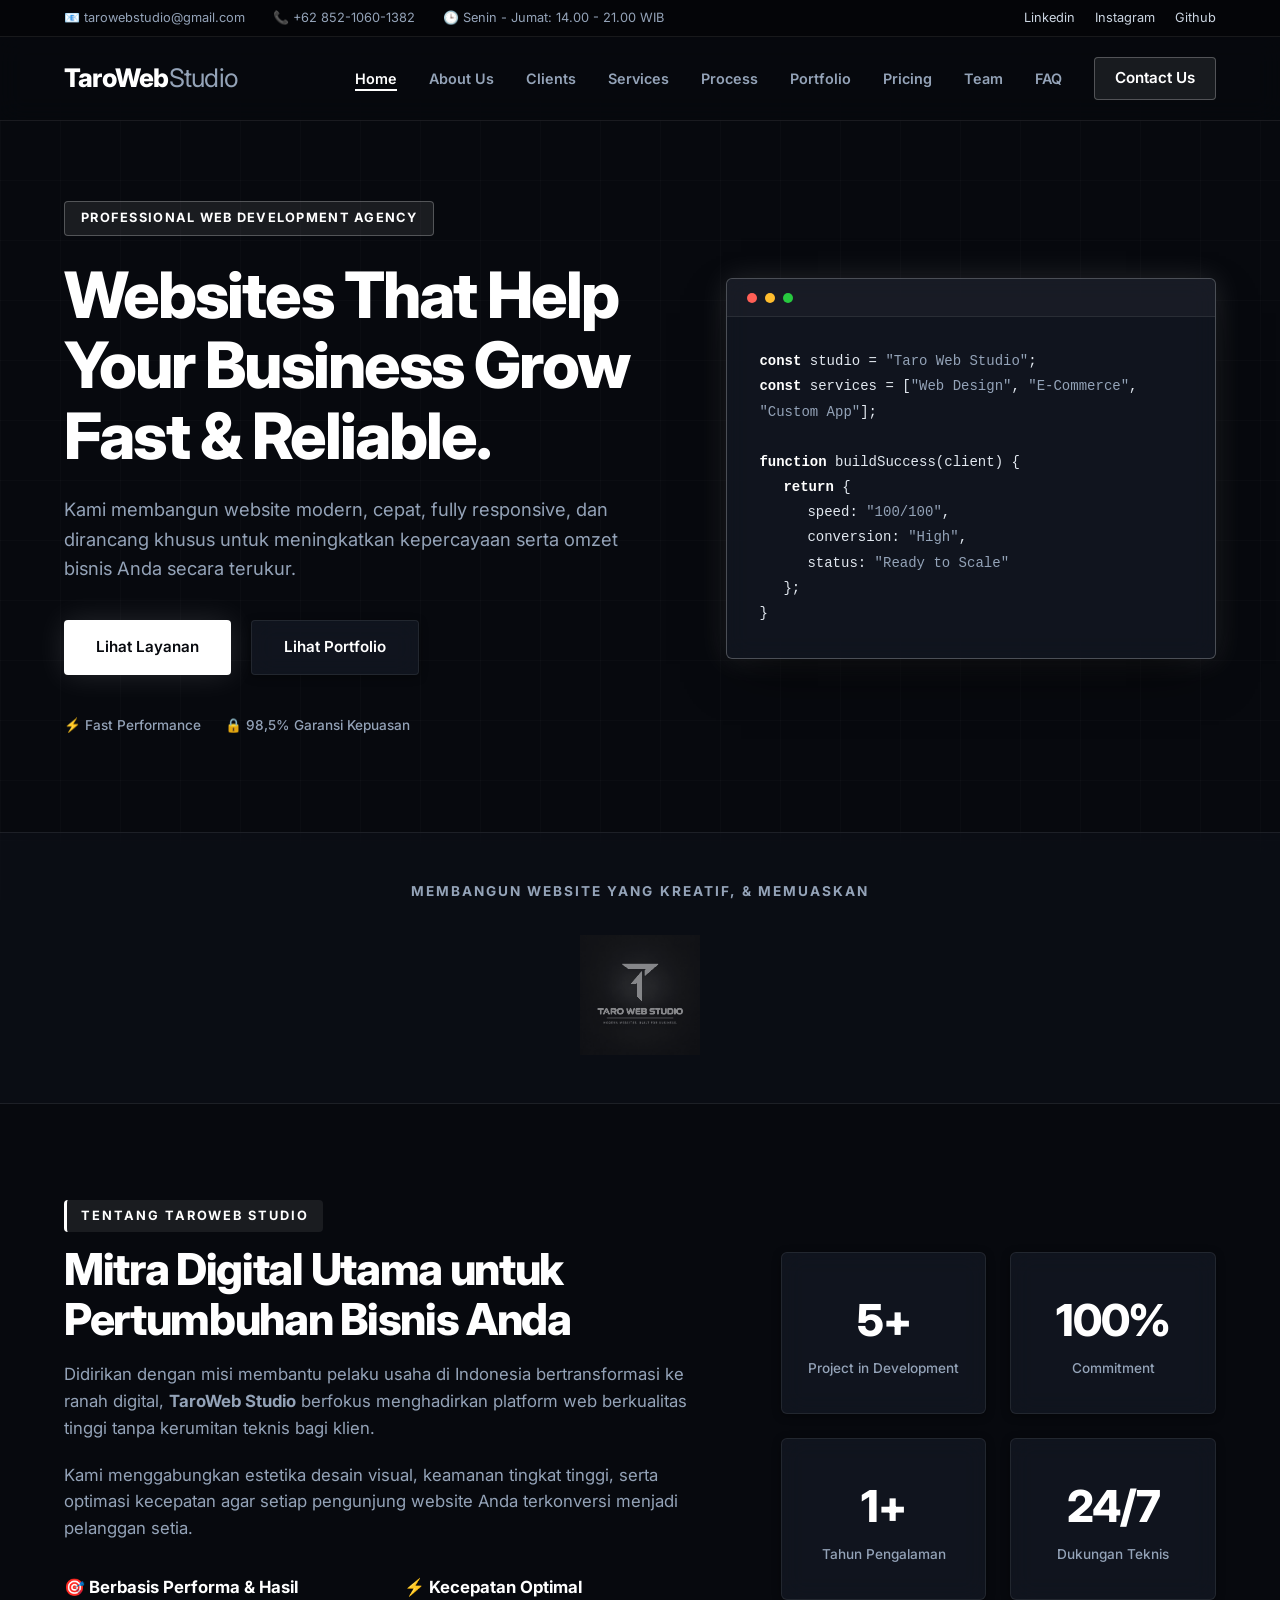
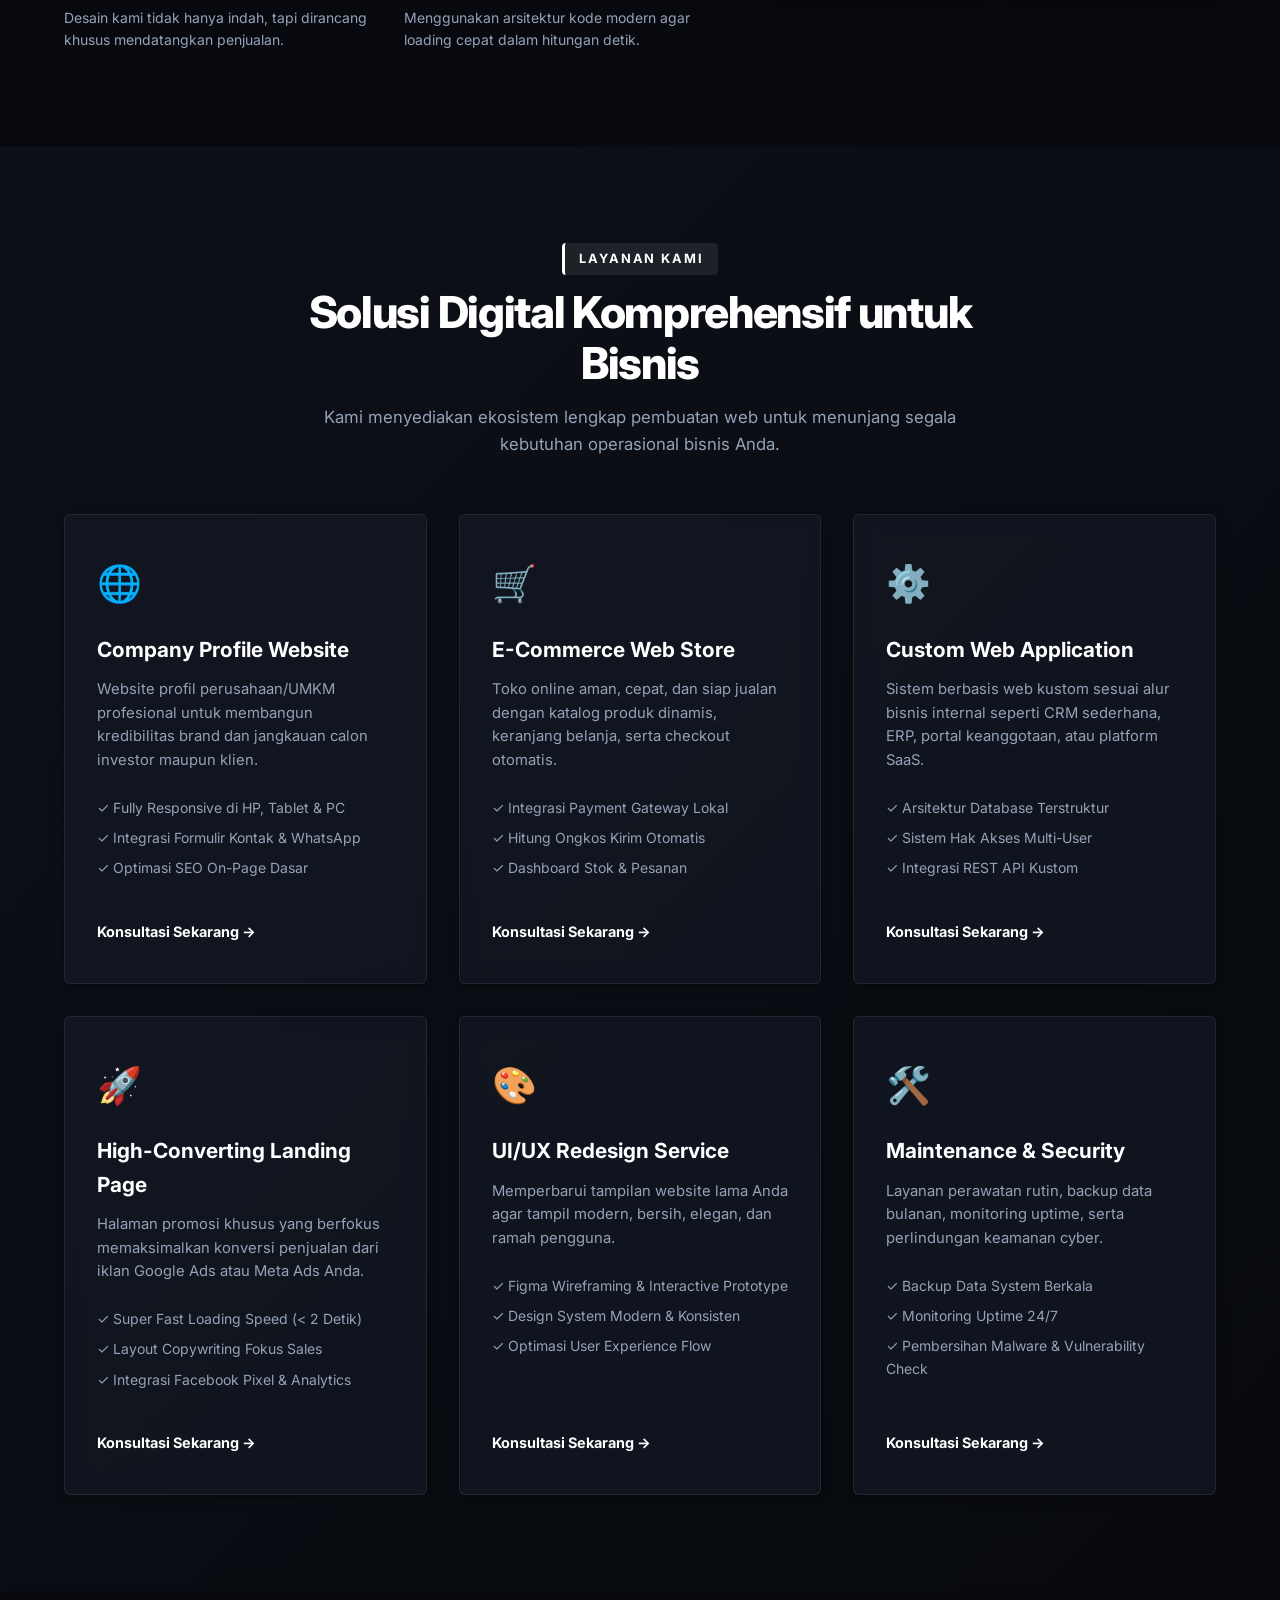
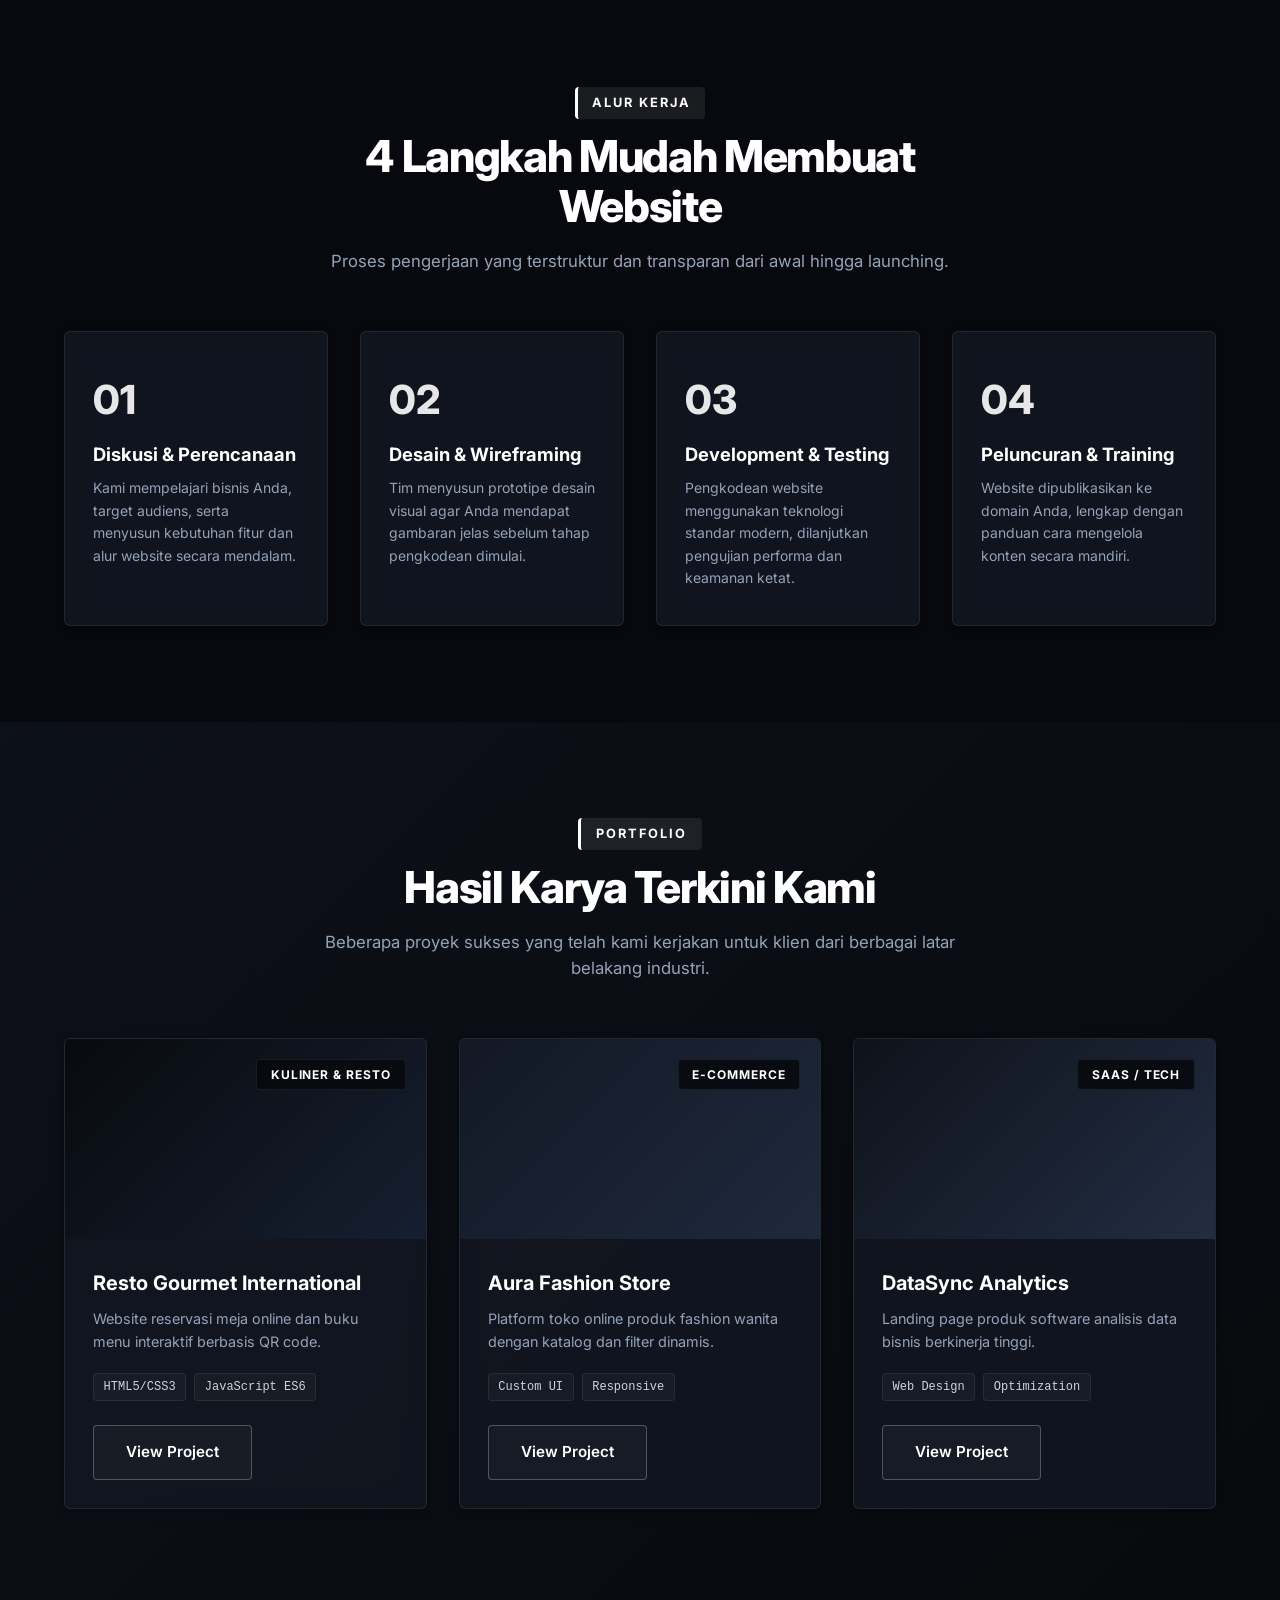
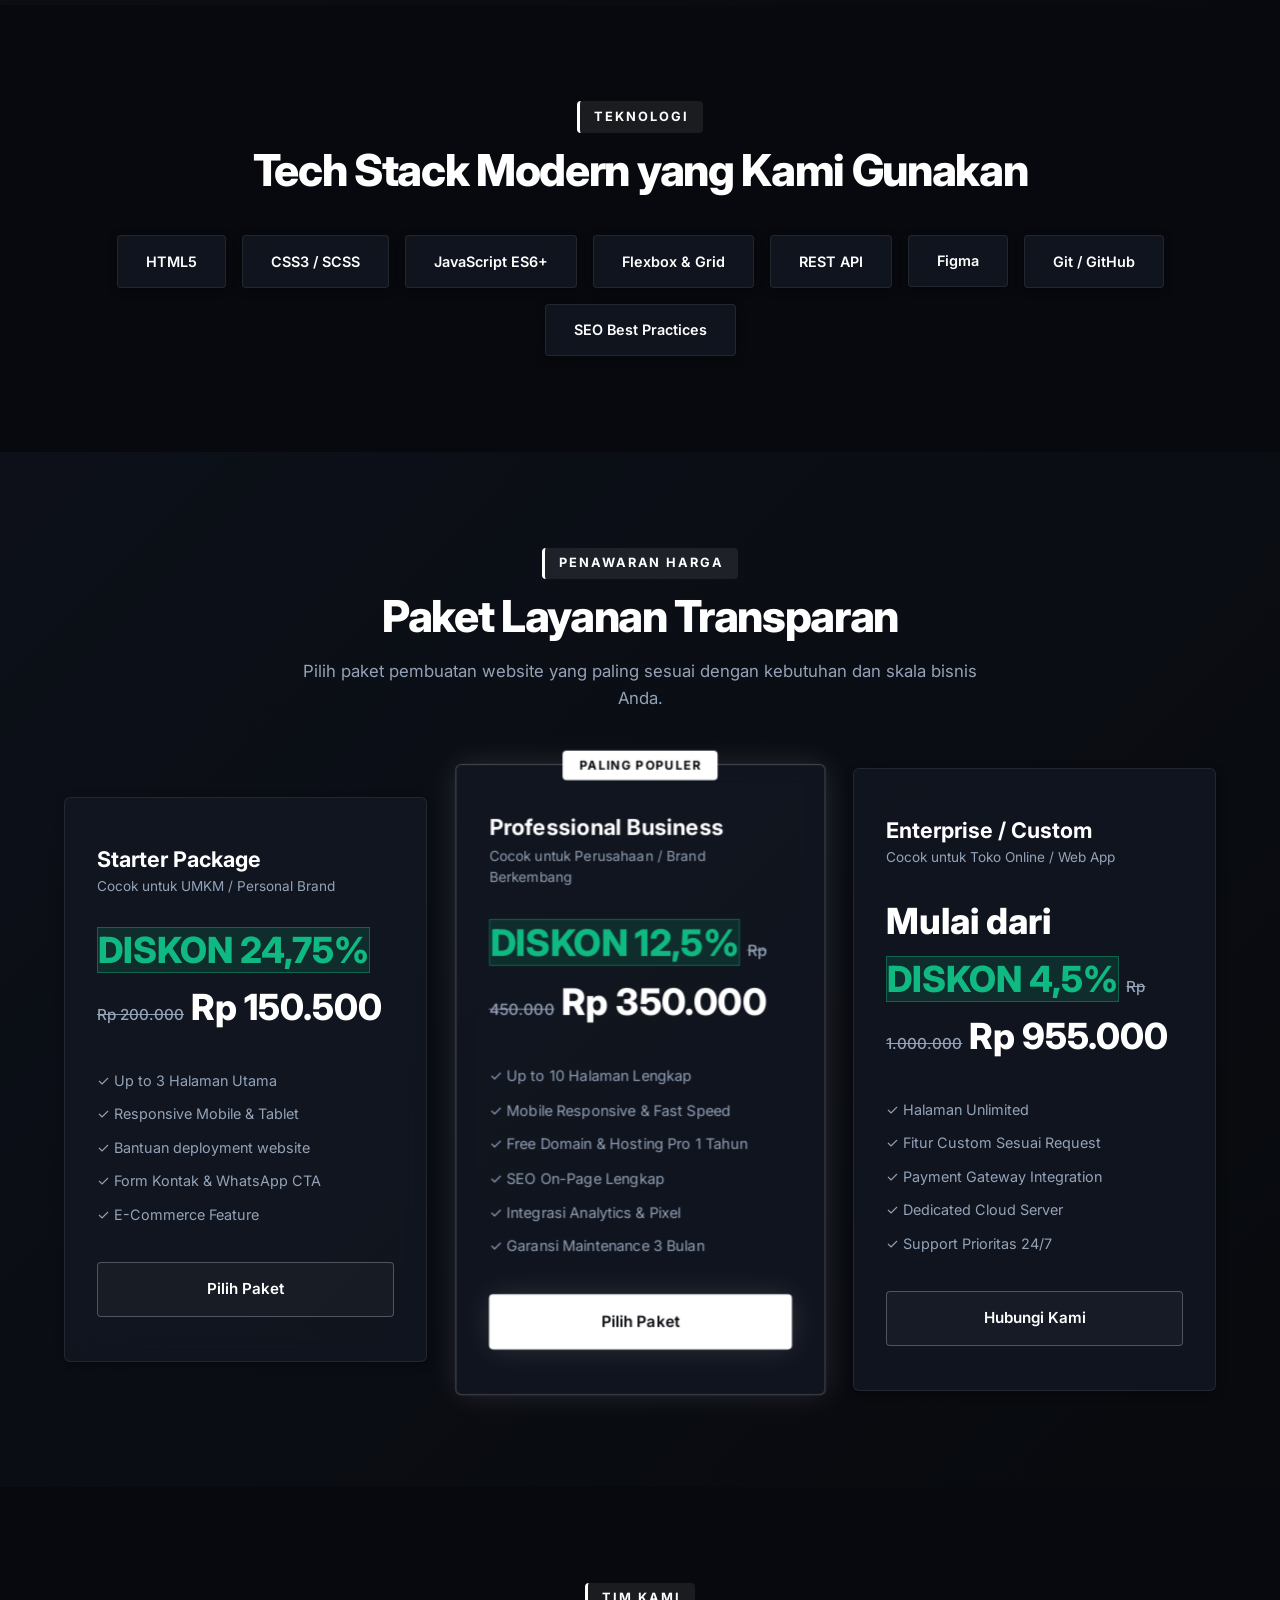
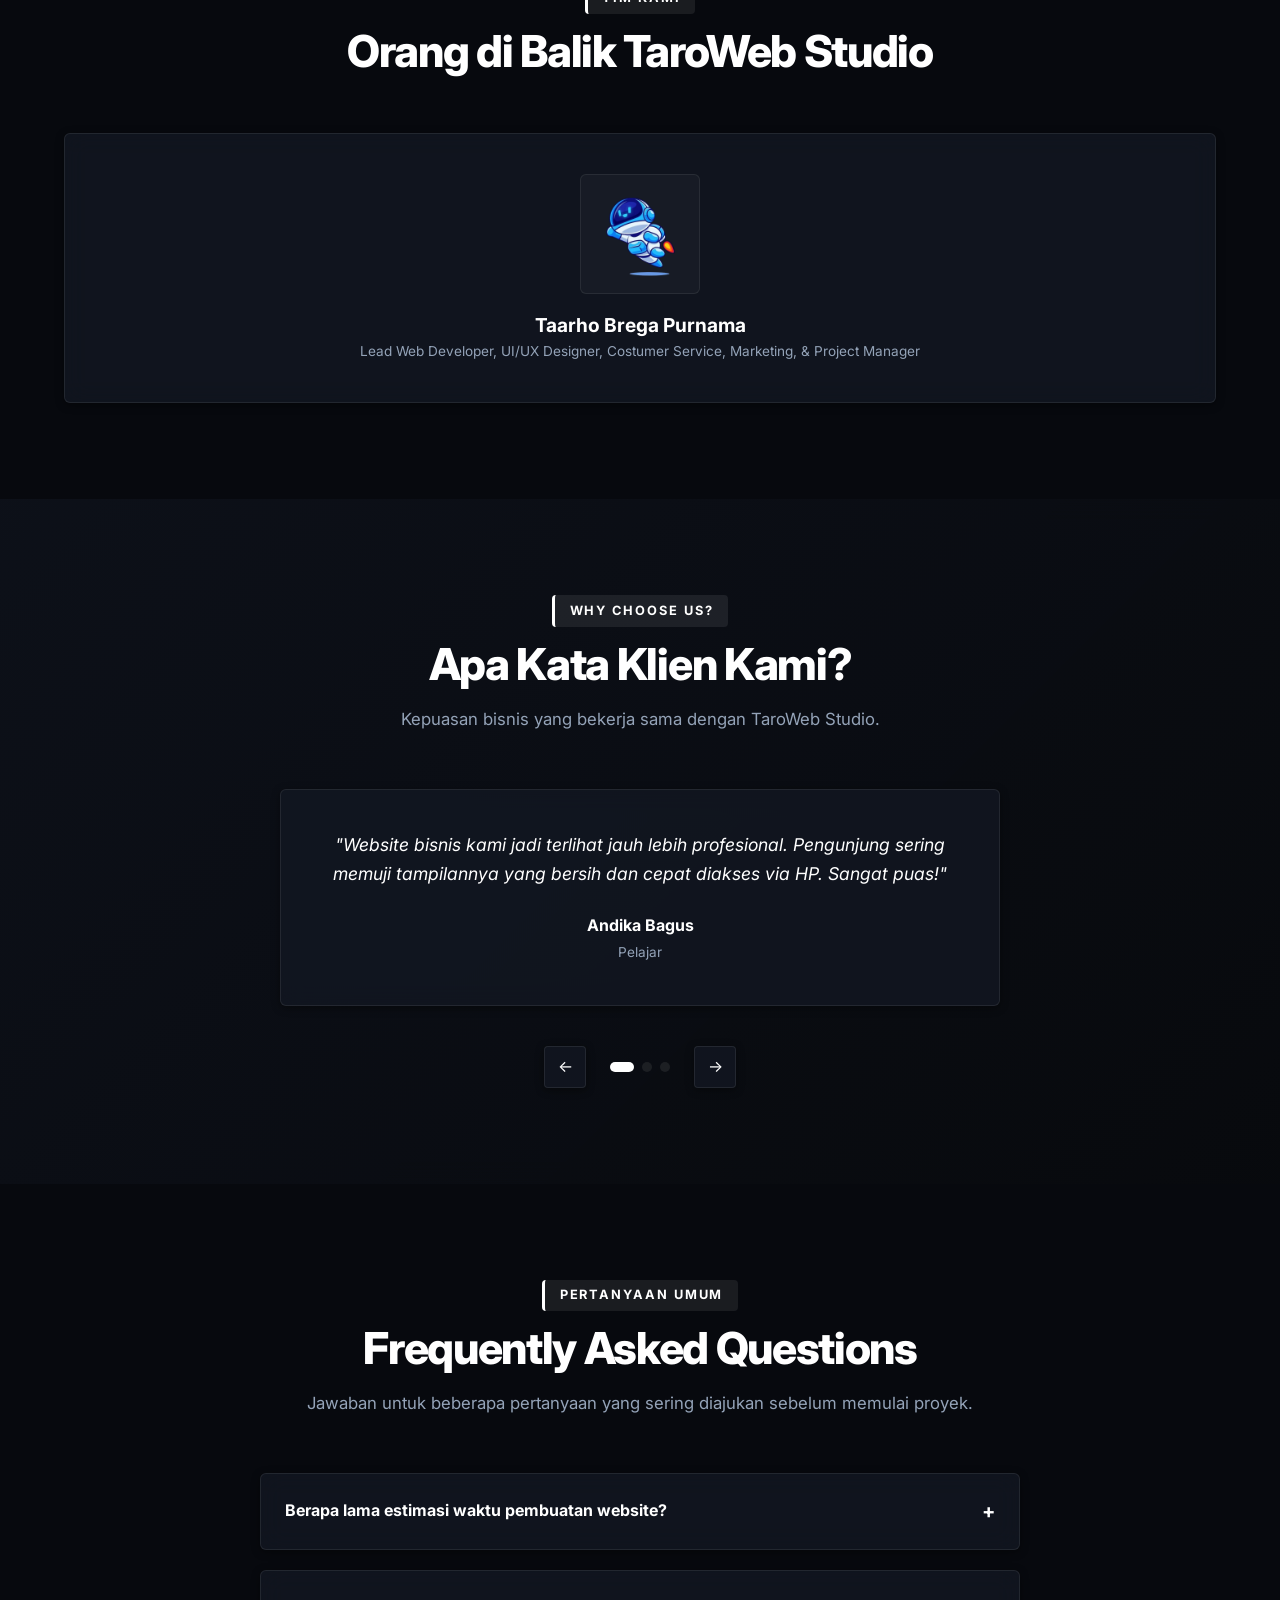
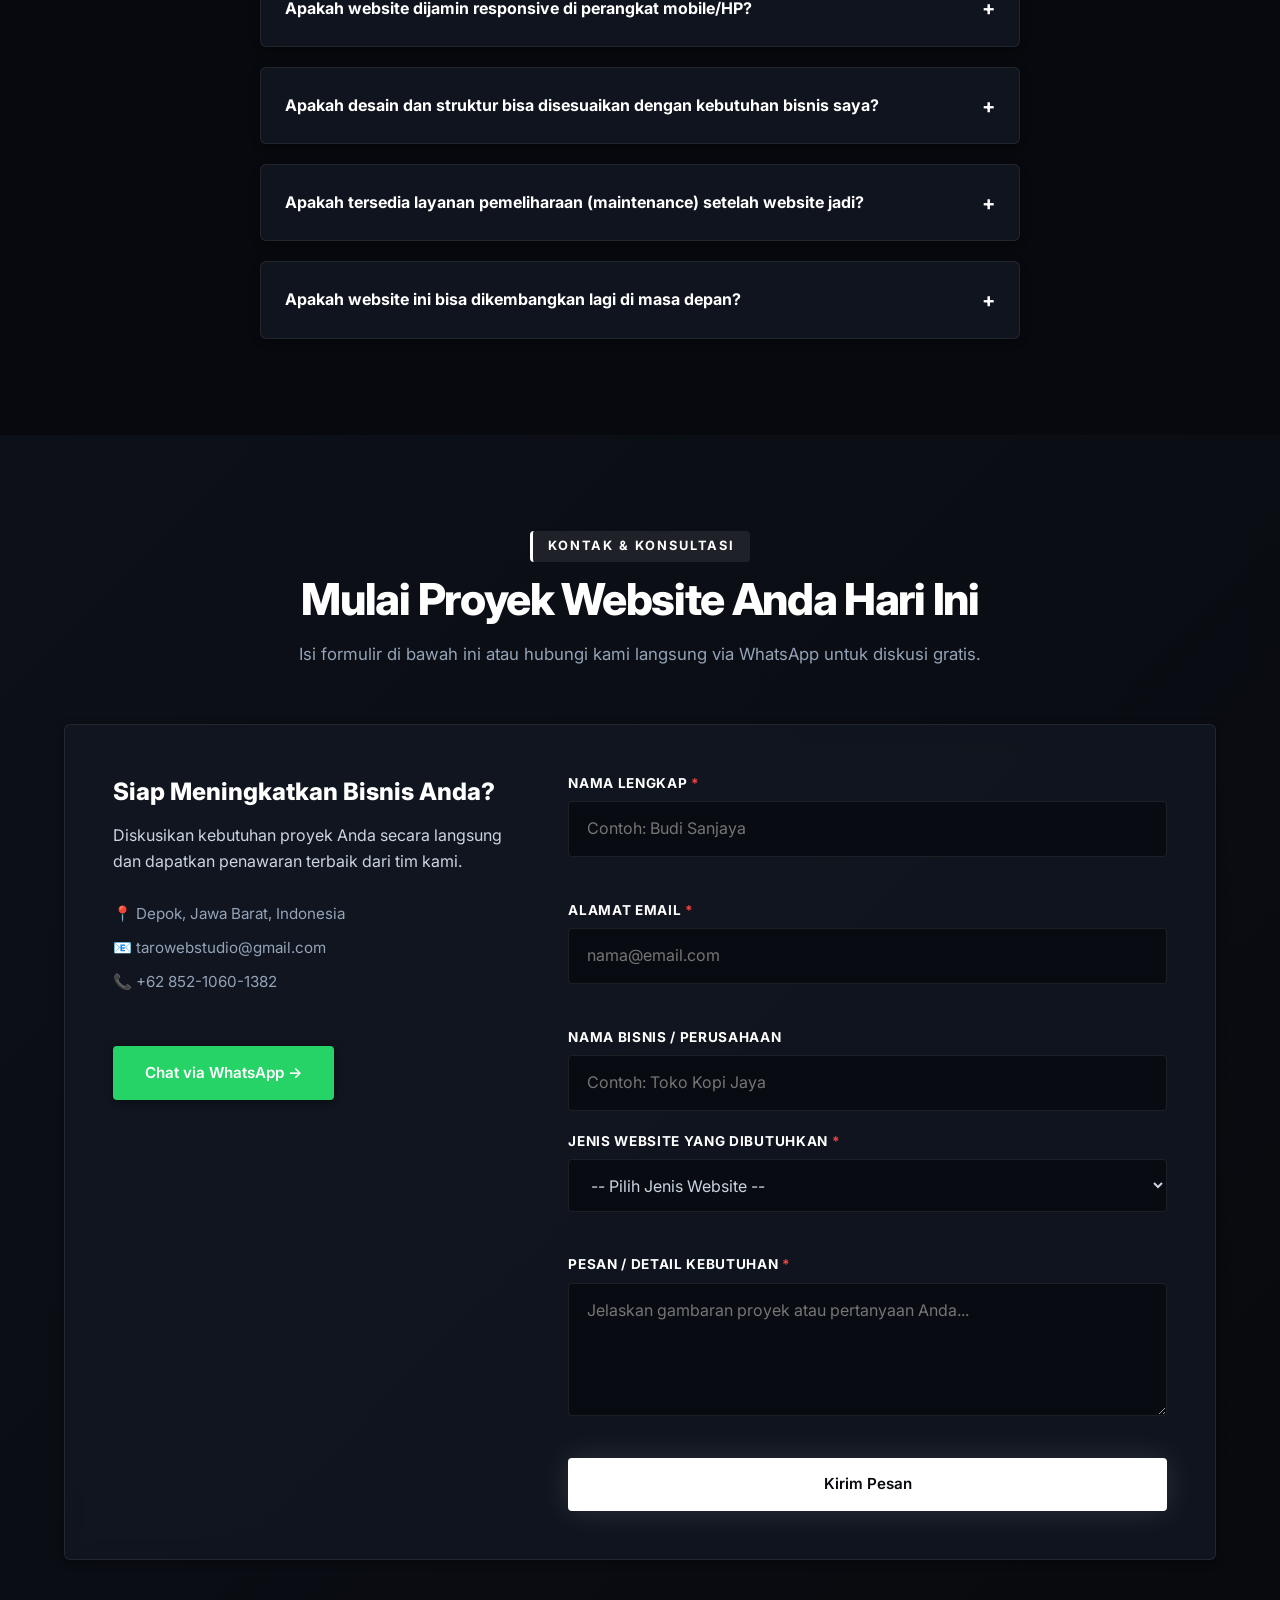
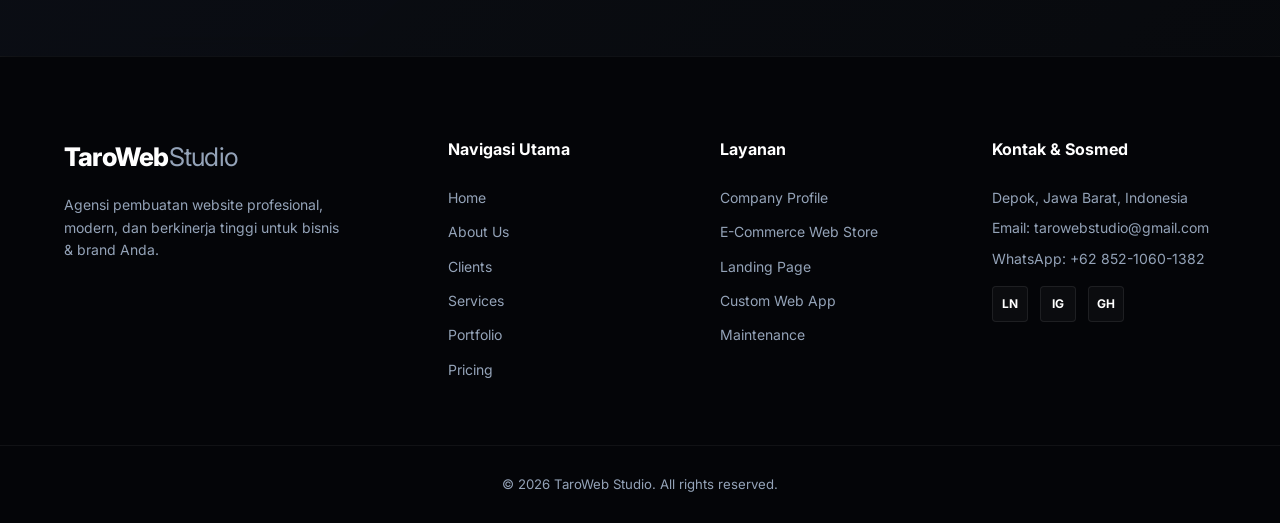
<file: index.html>
<!DOCTYPE html>
<html lang="id">
<head>
  <meta charset="UTF-8">
  <meta name="viewport" content="width=device-width, initial-scale=1.0">
  <meta name="description" content="TaroWeb Studio - Agency Pembuatan Website Profesional, Modern, dan Berkinerja Tinggi untuk Bisnis & Brand Anda.">
  <title>TaroWeb Studio | Professional Web Development Agency</title>

  <!-- Google Fonts: Inter & Manrope (Swiss Corporate Tech Typography) -->
  <link rel="preconnect" href="https://fonts.googleapis.com">
  <link rel="preconnect" href="https://fonts.gstatic.com" crossorigin>
  <link href="https://fonts.googleapis.com/css2?family=Inter:wght@400;500;600;700;800&family=Manrope:wght@600;700;800&display=swap" rel="stylesheet">

  <!-- CSS External -->
  <link rel="stylesheet" href="css/style.css">
</head>
<body>

  <!-- ==================== TOP BAR ==================== -->
  <div class="top-bar">
    <div class="container top-bar-container">
      <div class="top-bar-contact">
        <span>📧 tarowebstudio@gmail.com</span>
        <span>📞 +62 852-1060-1382</span>
        <span>🕒 Senin - Jumat: 14.00 - 21.00 WIB</span>
      </div>
      <div class="top-bar-socials">
        <a href="https://www.linkedin.com/in/taarho-brega-503787442/"
        target="_blank" rel="noopener noreferrer"
        aria-label="Linkedin Taro Web Studio">Linkedin</a>

        <a href="https://www.instagram.com/tarowebstudio.id?exln=bDh6ZzJjN2NoOWcz"
        target="_blank" rel="noopener noreferrer"
        aria-label="Instagram Taro Web Studio">Instagram</a>

        <a href="https://github.com/tarowebstudio"
        target="_blank" rel="noopener noreferrer"
        aria-label="GitHub Taro Web Studio">Github</a>
      </div>
    </div>
  </div>

  <!-- ==================== NAVBAR ==================== -->
  <header class="navbar" id="navbar">
    <div class="container navbar-container">
      <a href="#home" class="logo" aria-label="TaroWeb Studio Beranda">
        TaroWeb<span>Studio</span>
      </a>

      <!-- Navigation Links -->
      <nav class="nav-menu" id="nav-menu" aria-label="Navigasi Utama">
        <ul class="nav-list">
          <li><a href="#home" class="nav-link active">Home</a></li>
          <li><a href="#about" class="nav-link">About Us</a></li>
          <li><a href="#clients" class="nav-link">Clients</a></li>
          <li><a href="#services" class="nav-link">Services</a></li>
          <li><a href="#process" class="nav-link">Process</a></li>
          <li><a href="#portfolio" class="nav-link">Portfolio</a></li>
          <li><a href="#pricing" class="nav-link">Pricing</a></li>
          <li><a href="#team" class="nav-link">Team</a></li>
          <li><a href="#faq" class="nav-link">FAQ</a></li>
          <li><a href="#contact" class="btn btn-nav">Contact Us</a></li>
        </ul>
      </nav>

      <!-- Hamburger Menu Button -->
      <button class="hamburger" id="hamburger-btn" aria-label="Buka Menu Navigasi" aria-expanded="false" aria-controls="nav-menu">
        <span class="bar"></span>
        <span class="bar"></span>
        <span class="bar"></span>
      </button>
    </div>
  </header>

  <main>
    <!-- ==================== 1. HERO SECTION ==================== -->
    <section class="hero" id="home">
      <div class="container hero-container">
        <div class="hero-content">
          <span class="badge">Professional Web Development Agency</span>
          <h1 class="hero-title">Websites That Help Your Business Grow Fast & Reliable.</h1>
          <p class="hero-subheadline">
            Kami membangun website modern, cepat, fully responsive, dan dirancang khusus untuk meningkatkan kepercayaan serta omzet bisnis Anda secara terukur.
          </p>
          <div class="hero-cta">
            <a href="#services" class="btn btn-primary">Lihat Layanan</a>
            <a href="#portfolio" class="btn btn-secondary">Lihat Portfolio</a>
          </div>
          <div class="hero-trust-badges">
            <span>⚡ Fast Performance</span>
            <span>🔒 98,5% Garansi Kepuasan</span>
          </div>
        </div>

        <div class="hero-card-mockup" aria-hidden="true">
          <div class="mockup-header">
            <span class="dot red"></span>
            <span class="dot yellow"></span>
            <span class="dot green"></span>
          </div>
          <div class="mockup-body">
            <p><span class="code-keyword">const</span> studio = <span class="code-string">"Taro Web Studio"</span>;</p>
            <p><span class="code-keyword">const</span> services = [<span class="code-string">"Web Design"</span>, <span class="code-string">"E-Commerce"</span>, <span class="code-string">"Custom App"</span>];</p>
            <br>
            <p><span class="code-keyword">function</span> buildSuccess(client) {</p>
            <p class="indent"><span class="code-keyword">return</span> {</p>
            <p class="indent-2">speed: <span class="code-string">"100/100"</span>,</p>
            <p class="indent-2">conversion: <span class="code-string">"High"</span>,</p>
            <p class="indent-2">status: <span class="code-string">"Ready to Scale"</span></p>
            <p class="indent">};</p>
            <p>}</p>
          </div>
        </div>
      </div>
    </section>

    <!-- ==================== 2. CLIENT LOGOS ==================== -->
    <section class="client-logos" id="clients">
      <div class="container">
        <p class="logos-title">Membangun Website yang kreatif, & Memuaskan</p>
        <div class="logos-grid">
          <div class="logo-item">
            <img src="taro-logo.png.png" alt="Taro Web Studio" loading="lazy">
          </div>
        </div>
      </div>
    </section>

    <!-- ==================== 3. ABOUT SECTION ==================== -->
    <section class="section-padding" id="about">
      <div class="container about-container">
        <div class="about-text-content">
          <span class="section-subtitle">Tentang TaroWeb Studio</span>
          <h2 class="section-title">Mitra Digital Utama untuk Pertumbuhan Bisnis Anda</h2>
          <p class="about-text">
            Didirikan dengan misi membantu pelaku usaha di Indonesia bertransformasi ke ranah digital, <strong>TaroWeb Studio</strong> berfokus menghadirkan platform web berkualitas tinggi tanpa kerumitan teknis bagi klien.
          </p>
          <p class="about-text">
            Kami menggabungkan estetika desain visual, keamanan tingkat tinggi, serta optimasi kecepatan agar setiap pengunjung website Anda terkonversi menjadi pelanggan setia.
          </p>

          <div class="about-features-list">
            <div class="feature-item">
              <h4>🎯 Berbasis Performa & Hasil</h4>
              <p>Desain kami tidak hanya indah, tapi dirancang khusus mendatangkan penjualan.</p>
            </div>
            <div class="feature-item">
              <h4>⚡ Kecepatan Optimal</h4>
              <p>Menggunakan arsitektur kode modern agar loading cepat dalam hitungan detik.</p>
            </div>
          </div>
        </div>

        <div class="about-stats-box">
          <div class="stat-card">
            <span class="stat-number">5+</span>
            <span class="stat-label">Project in Development</span>
          </div>
          <div class="stat-card">
            <span class="stat-number">100%</span>
            <span class="stat-label">Commitment</span>
          </div>
          <div class="stat-card">
            <span class="stat-number">1+</span>
            <span class="stat-label">Tahun Pengalaman</span>
          </div>
          <div class="stat-card">
            <span class="stat-number">24/7</span>
            <span class="stat-label">Dukungan Teknis</span>
          </div>
        </div>
      </div>
    </section>

    <!-- ==================== 4. SERVICES SECTION ==================== -->
    <section class="section-padding bg-light" id="services">
      <div class="container">
        <div class="section-header text-center">
          <span class="section-subtitle">Layanan Kami</span>
          <h2 class="section-title">Solusi Digital Komprehensif untuk Bisnis</h2>
          <p class="section-description">
            Kami menyediakan ekosistem lengkap pembuatan web untuk menunjang segala kebutuhan operasional bisnis Anda.
          </p>
        </div>

        <div class="services-grid">
          <!-- Service 1 -->
          <article class="service-card">
            <div class="service-icon" aria-hidden="true">🌐</div>
            <h3 class="service-title">Company Profile Website</h3>
            <p class="service-desc">Website profil perusahaan/UMKM profesional untuk membangun kredibilitas brand dan jangkauan calon investor maupun klien.</p>
            <ul class="service-features">
              <li>✓ Fully Responsive di HP, Tablet & PC</li>
              <li>✓ Integrasi Formulir Kontak & WhatsApp</li>
              <li>✓ Optimasi SEO On-Page Dasar</li>
            </ul>
            <a href="#contact" class="service-link">Konsultasi Sekarang &rarr;</a>
          </article>

          <!-- Service 2 -->
          <article class="service-card">
            <div class="service-icon" aria-hidden="true">🛒</div>
            <h3 class="service-title">E-Commerce Web Store</h3>
            <p class="service-desc">Toko online aman, cepat, dan siap jualan dengan katalog produk dinamis, keranjang belanja, serta checkout otomatis.</p>
            <ul class="service-features">
              <li>✓ Integrasi Payment Gateway Lokal</li>
              <li>✓ Hitung Ongkos Kirim Otomatis</li>
              <li>✓ Dashboard Stok & Pesanan</li>
            </ul>
            <a href="#contact" class="service-link">Konsultasi Sekarang &rarr;</a>
          </article>

          <!-- Service 3 -->
          <article class="service-card">
            <div class="service-icon" aria-hidden="true">⚙️</div>
            <h3 class="service-title">Custom Web Application</h3>
            <p class="service-desc">Sistem berbasis web kustom sesuai alur bisnis internal seperti CRM sederhana, ERP, portal keanggotaan, atau platform SaaS.</p>
            <ul class="service-features">
              <li>✓ Arsitektur Database Terstruktur</li>
              <li>✓ Sistem Hak Akses Multi-User</li>
              <li>✓ Integrasi REST API Kustom</li>
            </ul>
            <a href="#contact" class="service-link">Konsultasi Sekarang &rarr;</a>
          </article>

          <!-- Service 4 -->
          <article class="service-card">
            <div class="service-icon" aria-hidden="true">🚀</div>
            <h3 class="service-title">High-Converting Landing Page</h3>
            <p class="service-desc">Halaman promosi khusus yang berfokus memaksimalkan konversi penjualan dari iklan Google Ads atau Meta Ads Anda.</p>
            <ul class="service-features">
              <li>✓ Super Fast Loading Speed (&lt; 2 Detik)</li>
              <li>✓ Layout Copywriting Fokus Sales</li>
              <li>✓ Integrasi Facebook Pixel & Analytics</li>
            </ul>
            <a href="#contact" class="service-link">Konsultasi Sekarang &rarr;</a>
          </article>

          <!-- Service 5 -->
          <article class="service-card">
            <div class="service-icon" aria-hidden="true">🎨</div>
            <h3 class="service-title">UI/UX Redesign Service</h3>
            <p class="service-desc">Memperbarui tampilan website lama Anda agar tampil modern, bersih, elegan, dan ramah pengguna.</p>
            <ul class="service-features">
              <li>✓ Figma Wireframing & Interactive Prototype</li>
              <li>✓ Design System Modern & Konsisten</li>
              <li>✓ Optimasi User Experience Flow</li>
            </ul>
            <a href="#contact" class="service-link">Konsultasi Sekarang &rarr;</a>
          </article>

          <!-- Service 6 -->
          <article class="service-card">
            <div class="service-icon" aria-hidden="true">🛠️</div>
            <h3 class="service-title">Maintenance & Security</h3>
            <p class="service-desc">Layanan perawatan rutin, backup data bulanan, monitoring uptime, serta perlindungan keamanan cyber.</p>
            <ul class="service-features">
              <li>✓ Backup Data System Berkala</li>
              <li>✓ Monitoring Uptime 24/7</li>
              <li>✓ Pembersihan Malware & Vulnerability Check</li>
            </ul>
            <a href="#contact" class="service-link">Konsultasi Sekarang &rarr;</a>
          </article>
        </div>
      </div>
    </section>

    <!-- ==================== 5. PROCESS SECTION ==================== -->
    <section class="section-padding" id="process">
      <div class="container">
        <div class="section-header text-center">
          <span class="section-subtitle">Alur Kerja</span>
          <h2 class="section-title">4 Langkah Mudah Membuat Website</h2>
          <p class="section-description">Proses pengerjaan yang terstruktur dan transparan dari awal hingga launching.</p>
        </div>

        <div class="process-steps">
          <div class="step-card">
            <div class="step-number">01</div>
            <h3 class="step-title">Diskusi & Perencanaan</h3>
            <p class="step-desc">Kami mempelajari bisnis Anda, target audiens, serta menyusun kebutuhan fitur dan alur website secara mendalam.</p>
          </div>

          <div class="step-card">
            <div class="step-number">02</div>
            <h3 class="step-title">Desain & Wireframing</h3>
            <p class="step-desc">Tim menyusun prototipe desain visual agar Anda mendapat gambaran jelas sebelum tahap pengkodean dimulai.</p>
          </div>

          <div class="step-card">
            <div class="step-number">03</div>
            <h3 class="step-title">Development & Testing</h3>
            <p class="step-desc">Pengkodean website menggunakan teknologi standar modern, dilanjutkan pengujian performa dan keamanan ketat.</p>
          </div>

          <div class="step-card">
            <div class="step-number">04</div>
            <h3 class="step-title">Peluncuran & Training</h3>
            <p class="step-desc">Website dipublikasikan ke domain Anda, lengkap dengan panduan cara mengelola konten secara mandiri.</p>
          </div>
        </div>
      </div>
    </section>

    <!-- ==================== 6. PORTFOLIO SECTION ==================== -->
    <section class="section-padding bg-light" id="portfolio">
      <div class="container">
        <div class="section-header text-center">
          <span class="section-subtitle">Portfolio</span>
          <h2 class="section-title">Hasil Karya Terkini Kami</h2>
          <p class="section-description">Beberapa proyek sukses yang telah kami kerjakan untuk klien dari berbagai latar belakang industri.</p>
        </div>

        <div class="portfolio-grid">
          <!-- Portfolio 1 -->
          <article class="portfolio-card">
            <div class="portfolio-preview visual-restaurant" aria-label="Visual Preview Restaurant Website">
              <span class="category-tag">Kuliner & Resto</span>
            </div>
            <div class="portfolio-info">
              <h3 class="portfolio-title">Resto Gourmet International</h3>
              <p class="portfolio-short">Website reservasi meja online dan buku menu interaktif berbasis QR code.</p>
              <div class="portfolio-tech">
                <span class="tech-tag">HTML5/CSS3</span>
                <span class="tech-tag">JavaScript ES6</span>
              </div>
              <button type="button" class="btn btn-outline btn-modal" data-project="0">View Project</button>
            </div>
          </article>

          <!-- Portfolio 2 -->
          <article class="portfolio-card">
            <div class="portfolio-preview visual-fashion" aria-label="Visual Preview Fashion Store">
              <span class="category-tag">E-Commerce</span>
            </div>
            <div class="portfolio-info">
              <h3 class="portfolio-title">Aura Fashion Store</h3>
              <p class="portfolio-short">Platform toko online produk fashion wanita dengan katalog dan filter dinamis.</p>
              <div class="portfolio-tech">
                <span class="tech-tag">Custom UI</span>
                <span class="tech-tag">Responsive</span>
              </div>
              <button type="button" class="btn btn-outline btn-modal" data-project="1">View Project</button>
            </div>
          </article>

          <!-- Portfolio 3 -->
          <article class="portfolio-card">
            <div class="portfolio-preview visual-tech" aria-label="Visual Preview Tech Company">
              <span class="category-tag">SaaS / Tech</span>
            </div>
            <div class="portfolio-info">
              <h3 class="portfolio-title">DataSync Analytics</h3>
              <p class="portfolio-short">Landing page produk software analisis data bisnis berkinerja tinggi.</p>
              <div class="portfolio-tech">
                <span class="tech-tag">Web Design</span>
                <span class="tech-tag">Optimization</span>
              </div>
              <button type="button" class="btn btn-outline btn-modal" data-project="2">View Project</button>
            </div>
          </article>
        </div>
      </div>
    </section>

    <!-- Modal Detail Portfolio -->
    <div class="modal" id="portfolio-modal" role="dialog" aria-modal="true" aria-hidden="true" aria-labelledby="modal-title">
      <div class="modal-overlay" id="modal-overlay"></div>
      <div class="modal-container">
        <button type="button" class="modal-close" id="modal-close" aria-label="Tutup Modal">&times;</button>
        <div class="modal-content">
          <h3 id="modal-title" class="modal-title">Nama Project</h3>
          <span id="modal-category" class="category-tag">Kategori</span>
          <p id="modal-description" class="modal-description">Deskripsi rinci proyek akan muncul di sini.</p>

          <div class="modal-details">
            <h4>Fitur Utama:</h4>
            <ul id="modal-features"></ul>
          </div>

          <div class="modal-tech-stack">
            <h4>Teknologi:</h4>
            <div id="modal-tech" class="portfolio-tech"></div>
          </div>
        </div>
      </div>
    </div>

    <!-- ==================== 7. TECH STACK SECTION ==================== -->
    <section class="section-padding">
      <div class="container text-center">
        <span class="section-subtitle">Teknologi</span>
        <h2 class="section-title">Tech Stack Modern yang Kami Gunakan</h2>
        <div class="tech-stack-grid">
          <div class="tech-item">HTML5</div>
          <div class="tech-item">CSS3 / SCSS</div>
          <div class="tech-item">JavaScript ES6+</div>
          <div class="tech-item">Flexbox & Grid</div>
          <div class="tech-item">REST API</div>
          <div class="tech-item">Figma</div>
          <div class="tech-item">Git / GitHub</div>
          <div class="tech-item">SEO Best Practices</div>
        </div>
      </div>
    </section>

    <!-- ==================== 8. PRICING SECTION ==================== -->
    <section class="section-padding bg-light" id="pricing">
      <div class="container">
        <div class="section-header text-center">
          <span class="section-subtitle">Penawaran Harga</span>
          <h2 class="section-title">Paket Layanan Transparan</h2>
          <p class="section-description">Pilih paket pembuatan website yang paling sesuai dengan kebutuhan dan skala bisnis Anda.</p>
        </div>

        <div class="pricing-grid">
          <!-- Starter Package -->
          <div class="pricing-card">
            <div class="pricing-header">
              <h3>Starter Package</h3>
              <p>Cocok untuk UMKM / Personal Brand</p>
              <div class="price">
                <span class="promo-badge">DISKON 24,75%</span>
                <span class="old-price">Rp 200.000</span>
                <span class="current-price">Rp 150.500</span>
              </div>
            </div>
            <ul class="pricing-features">
              <li>✓ Up to 3 Halaman Utama</li>
              <li>✓ Responsive Mobile & Tablet</li>
              <li>✓ Bantuan deployment website</li>
              <li>✓ Form Kontak & WhatsApp CTA</li>
              <li>✓ E-Commerce Feature</li>
            </ul>
            <a href="#contact" class="btn btn-outline full-width">Pilih Paket</a>
          </div>

          <!-- Professional Package (Featured) -->
          <div class="pricing-card featured">
            <div class="popular-badge">Paling Populer</div>
            <div class="pricing-header">
              <h3>Professional Business</h3>
              <p>Cocok untuk Perusahaan / Brand Berkembang</p>
              <div class="price">
                <span class="promo-badge">DISKON 12,5%</span>
                <span class="old-price">Rp 450.000</span>
                <span class="current-price">Rp 350.000</span>
              </div>
            </div>
            <ul class="pricing-features">
              <li>✓ Up to 10 Halaman Lengkap</li>
              <li>✓ Mobile Responsive & Fast Speed</li>
              <li>✓ Free Domain & Hosting Pro 1 Tahun</li>
              <li>✓ SEO On-Page Lengkap</li>
              <li>✓ Integrasi Analytics & Pixel</li>
              <li>✓ Garansi Maintenance 3 Bulan</li>
            </ul>
            <a href="#contact" class="btn btn-primary full-width">Pilih Paket</a>
          </div>

          <!-- Custom Package -->
          <div class="pricing-card">
            <div class="pricing-header">
              <h3>Enterprise / Custom</h3>
              <p>Cocok untuk Toko Online / Web App</p>
              <div class="price">Mulai dari
                <span class="promo-badge">DISKON 4,5%</span>
                <span class="old-price">Rp 1.000.000</span>
                <span class="current-price">Rp 955.000</span>
              </div>
            </div>
            <ul class="pricing-features">
              <li>✓ Halaman Unlimited</li>
              <li>✓ Fitur Custom Sesuai Request</li>
              <li>✓ Payment Gateway Integration</li>
              <li>✓ Dedicated Cloud Server</li>
              <li>✓ Support Prioritas 24/7</li>
            </ul>
            <a href="#contact" class="btn btn-outline full-width">Hubungi Kami</a>
          </div>
        </div>
      </div>
    </section>

    <!-- ==================== 9. TEAM SECTION ==================== -->
    <section class="section-padding" id="team">
      <div class="container">
        <div class="section-header text-center">
          <span class="section-subtitle">Tim Kami</span>
          <h2 class="section-title">Orang di Balik TaroWeb Studio</h2>
        </div>

        <div class="team-grid">
          <div class="team-card">
            <div class="team-avatar">
              <img src="robot-transparant.png.png" alt="TaroWeb Studio Robot">
            </div>
            <h3 class="team-name">Taarho Brega Purnama</h3>
            <p class="team-role">Lead Web Developer, UI/UX Designer, Costumer Service, Marketing, & Project Manager</p>
          </div>
        </div>
      </div>
    </section>

    <!-- ==================== 10. TESTIMONIALS SECTION ==================== -->
    <section class="section-padding bg-light" id="why-choose-us">
      <div class="container">
        <div class="section-header text-center">
          <span class="section-subtitle">why choose us?</span>
          <h2 class="section-title">Apa Kata Klien Kami?</h2>
          <p class="section-description">Kepuasan bisnis yang bekerja sama dengan TaroWeb Studio.</p>
        </div>

        <div class="testimonial-slider-wrapper">
          <div class="testimonial-cards" id="testimonial-cards">
            <!-- Testimonial 1 -->
            <div class="testimonial-card active">
              <p class="testimonial-text">"Website bisnis kami jadi terlihat jauh lebih profesional. Pengunjung sering memuji tampilannya yang bersih dan cepat diakses via HP. Sangat puas!"</p>
              <div class="testimonial-author">
                <span class="author-name">Andika Bagus</span>
                <span class="author-role">Pelajar</span>
              </div>
            </div>

            <!-- Testimonial 2 -->
            <div class="testimonial-card">
              <p class="testimonial-text">"Desain websitenya keren dan gampang digunakan. Saya juga jadi lebih tertarik belajar tentang teknologi."</p>
              <div class="testimonial-author">
                <span class="author-name">M. Nurul Ihsan</span>
                <span class="author-role">Pelajar</span>
              </div>
            </div>

            <!-- Testimonial 3 -->
            <div class="testimonial-card">
              <p class="testimonial-text">"Menurut saya websitenya menarik, tampilannya rapi, dan cukup nyaman digunakan. Sangat direkomendasikan!"</p>
              <div class="testimonial-author">
                <span class="author-name">Arlonsy Azmi P</span>
                <span class="author-role">Pelajar</span>
              </div>
            </div>
          </div>

          <!-- Slider Controls -->
          <div class="slider-controls">
            <button type="button" class="slider-btn prev-btn" id="prev-testi-btn" aria-label="Testimonial Sebelumnya">&larr;</button>
            <div class="slider-dots" id="slider-dots" aria-label="Navigasi Testimonial">
              <span class="dot active" data-index="0"></span>
              <span class="dot" data-index="1"></span>
              <span class="dot" data-index="2"></span>
            </div>
            <button type="button" class="slider-btn next-btn" id="next-testi-btn" aria-label="Testimonial Selanjutnya">&rarr;</button>
          </div>
        </div>
      </div>
    </section>

    <!-- ==================== 11. FAQ ACCORDION ==================== -->
    <section class="section-padding" id="faq">
      <div class="container">
        <div class="section-header text-center">
          <span class="section-subtitle">Pertanyaan Umum</span>
          <h2 class="section-title">Frequently Asked Questions</h2>
          <p class="section-description">Jawaban untuk beberapa pertanyaan yang sering diajukan sebelum memulai proyek.</p>
        </div>

        <div class="faq-accordion">
          <!-- Accordion Item 1 -->
          <div class="faq-item">
            <button type="button" class="faq-header" aria-expanded="false" aria-controls="faq-ans-1" id="faq-btn-1">
              <span class="faq-question">Berapa lama estimasi waktu pembuatan website?</span>
              <span class="faq-icon" aria-hidden="true">+</span>
            </button>
            <div class="faq-body" id="faq-ans-1" aria-labelledby="faq-btn-1" hidden>
              <p class="faq-answer">Estimasi pengerjaan berkisar antara 3 hingga 14 hari kerja, tergantung pada kompleksitas fitur dan kesiapan materi dari Anda.</p>
            </div>
          </div>

          <!-- Accordion Item 2 -->
          <div class="faq-item">
            <button type="button" class="faq-header" aria-expanded="false" aria-controls="faq-ans-2" id="faq-btn-2">
              <span class="faq-question">Apakah website dijamin responsive di perangkat mobile/HP?</span>
              <span class="faq-icon" aria-hidden="true">+</span>
            </button>
            <div class="faq-body" id="faq-ans-2" aria-labelledby="faq-btn-2" hidden>
              <p class="faq-answer">Tentu saja!!!. Semua website buatan TaroWeb Studio menggunakan pendekatan mobile-first sehingga tampil optimal di Smartphone, Tablet, dan Desktop.</p>
            </div>
          </div>

          <!-- Accordion Item 3 -->
          <div class="faq-item">
            <button type="button" class="faq-header" aria-expanded="false" aria-controls="faq-ans-3" id="faq-btn-3">
              <span class="faq-question">Apakah desain dan struktur bisa disesuaikan dengan kebutuhan bisnis saya?</span>
              <span class="faq-icon" aria-hidden="true">+</span>
            </button>
            <div class="faq-body" id="faq-ans-3" aria-labelledby="faq-btn-3" hidden>
              <p class="faq-answer">Ya, kami membangun website yang fleksibel. Desain, skema warna, tata letak, dan fitur akan diselaraskan dengan identitas brand Anda.</p>
            </div>
          </div>

          <!-- Accordion Item 4 -->
          <div class="faq-item">
            <button type="button" class="faq-header" aria-expanded="false" aria-controls="faq-ans-4" id="faq-btn-4">
              <span class="faq-question">Apakah tersedia layanan pemeliharaan (maintenance) setelah website jadi?</span>
              <span class="faq-icon" aria-hidden="true">+</span>
            </button>
            <div class="faq-body" id="faq-ans-4" aria-labelledby="faq-btn-4" hidden>
              <p class="faq-answer">Ya, tersedia. Kami menyediakan layanan maintenance untuk membantu memperbarui konten, memperbaiki error, dan menjaga website tetap optimal setelah selesai dibuat.</p>
            </div>
          </div>

          <!-- Accordion Item 5 -->
          <div class="faq-item">
            <button type="button" class="faq-header" aria-expanded="false" aria-controls="faq-ans-5" id="faq-btn-5">
              <span class="faq-question">Apakah website ini bisa dikembangkan lagi di masa depan?</span>
              <span class="faq-icon" aria-hidden="true">+</span>
            </button>
            <div class="faq-body" id="faq-ans-5" aria-labelledby="faq-btn-5" hidden>
              <p class="faq-answer">Ya, tentu. Website dapat dikembangkan dan disesuaikan lagi di masa depan sesuai kebutuhan bisnis Anda, termasuk penambahan fitur, halaman, maupun integrasi baru.</p>
            </div>
          </div>
        </div>
      </div>
    </section>

    <!-- ==================== 12. CONTACT SECTION ==================== -->
    <section class="section-padding bg-light" id="contact">
      <div class="container">
        <div class="section-header text-center">
          <span class="section-subtitle">Kontak & Konsultasi</span>
          <h2 class="section-title">Mulai Proyek Website Anda Hari Ini</h2>
          <p class="section-description">Isi formulir di bawah ini atau hubungi kami langsung via WhatsApp untuk diskusi gratis.</p>
        </div>

        <div class="contact-wrapper">
          <!-- Info WhatsApp CTA -->
          <div class="contact-info">
            <h3>Siap Meningkatkan Bisnis Anda?</h3>
            <p>Diskusikan kebutuhan proyek Anda secara langsung dan dapatkan penawaran terbaik dari tim kami.</p>
            <div class="info-list">
              <p>📍 Depok, Jawa Barat, Indonesia</p>
              <p>📧 tarowebstudio@gmail.com</p>
              <p>📞 +62 852-1060-1382</p>
            </div>
            <a href="https://wa.me/6285210601382?text=Halo%20Taro%20Web%20Studio,%20saya%20tertarik%20untuk%20konsultasi%20website" target="_blank" rel="noopener noreferrer" class="btn btn-whatsapp">
              Chat via WhatsApp &rarr;
            </a>
          </div>

          <!-- Form Kontak -->
          <form class="contact-form" id="contact-form" novalidate>
            <div class="form-alert" id="form-alert" aria-live="polite" hidden></div>

            <div class="form-group">
              <label for="name">Nama Lengkap <span class="required">*</span></label>
              <input type="text" id="name" name="name" class="form-input" placeholder="Contoh: Budi Sanjaya" required>
              <span class="error-msg" id="name-error"></span>
            </div>

            <div class="form-group">
              <label for="email">Alamat Email <span class="required">*</span></label>
              <input type="email" id="email" name="email" class="form-input" placeholder="nama@email.com" required>
              <span class="error-msg" id="email-error"></span>
            </div>

            <div class="form-group">
              <label for="business_name">Nama Bisnis / Perusahaan</label>
              <input type="text" id="business_name" name="business_name" class="form-input" placeholder="Contoh: Toko Kopi Jaya">
            </div>

            <div class="form-group">
              <label for="service_type">Jenis Website yang Dibutuhkan <span class="required">*</span></label>
              <select id="service_type" name="service_type" class="form-input" required>
                <option value="">-- Pilih Jenis Website --</option>
                <option value="starter">Starter Package</option>
                <option value="business">Professional Business</option>
                <option value="custom">Enterprise / Custom</option>
                <option value="maintenance">Maintenance & Security</option>
              </select>
              <span class="error-msg" id="service-error"></span>
            </div>

            <div class="form-group">
              <label for="message">Pesan / Detail Kebutuhan <span class="required">*</span></label>
              <textarea id="message" name="message" rows="4" class="form-input" placeholder="Jelaskan gambaran proyek atau pertanyaan Anda..." required></textarea>
              <span class="error-msg" id="message-error"></span>
            </div>

            <button type="submit" class="btn btn-primary btn-submit full-width" id="submit-btn">Kirim Pesan</button>
          </form>
        </div>
      </div>
    </section>
  </main>

  <!-- ==================== 13. FOOTER ==================== -->
  <footer class="footer">
    <div class="container footer-container">
      <div class="footer-col footer-brand">
        <a href="#home" class="logo footer-logo">TaroWeb<span>Studio</span></a>
        <p class="footer-desc">
          Agensi pembuatan website profesional, modern, dan berkinerja tinggi untuk bisnis & brand Anda.
        </p>
      </div>

      <div class="footer-col">
        <h4 class="footer-heading">Navigasi Utama</h4>
        <ul class="footer-links">
          <li><a href="#home">Home</a></li>
          <li><a href="#about">About Us</a></li>
          <li><a href="#clients">Clients</a></li>
          <li><a href="#services">Services</a></li>
          <li><a href="#portfolio">Portfolio</a></li>
          <li><a href="#pricing">Pricing</a></li>
        </ul>
      </div>

      <div class="footer-col">
        <h4 class="footer-heading">Layanan</h4>
        <ul class="footer-links">
          <li><a href="#services">Company Profile</a></li>
          <li><a href="#services">E-Commerce Web Store</a></li>
          <li><a href="#services">Landing Page</a></li>
          <li><a href="#services">Custom Web App</a></li>
          <li><a href="#services">Maintenance</a></li>
        </ul>
      </div>

      <div class="footer-col">
        <h4 class="footer-heading">Kontak & Sosmed</h4>
        <p class="footer-contact-info">Depok, Jawa Barat, Indonesia</p>
        <p class="footer-contact-info">Email: tarowebstudio@gmail.com</p>
        <p class="footer-contact-info">WhatsApp: +62 852-1060-1382</p>
        <div class="social-links">
          <a href="https://www.linkedin.com/in/taarho-brega-503787442/" target="_blank" rel="noopener noreferrer" aria-label="Linkedin Taro Web Studio">LN</a>
          <a href="https://www.instagram.com/tarowebstudio.id?exln=bDh6ZzJjN2NoOWcz" target="_blank" rel="noopener noreferrer" aria-label="Instagram Taro Web Studio">IG</a>
          <a href="https://github.com/tarowebstudio" target="_blank" rel="noopener noreferrer" aria-label="GitHub Taro Web Studio">GH</a>
        </div>
      </div>
    </div>

    <div class="footer-bottom">
      <div class="container">
        <p>&copy; 2026 TaroWeb Studio. All rights reserved.</p>
      </div>
    </div>
  </footer>

  <!-- JS External -->
  <script src="js/script.js"></script>
</body>
</html>
</file>
<file: css/style.css>
/* ============================================================================
 * TaroWeb Studio - Official Brand Stylesheet (Color & Visual Tuning Only)
 * File: css/style.css
 * Visual Theme: Deep Obsidian, Sharp Futuristic Tech (Aligned with Logo)
 * ============================================================================
 */

/* ==================== 1. DESIGN SYSTEM & CSS VARIABLES ==================== */
:root {
  /* Brand Obsidian & Slate Palette (Aligned with Logo Dark Background) */
  --clr-bg: #07090e;
  --clr-bg-alt: #0e121a;
  --clr-surface: rgba(18, 23, 33, 0.85);
  --clr-surface-hover: rgba(28, 35, 50, 0.95);
  
  --clr-navy: #ffffff;
  --clr-navy-light: #e2e8f0;
  --clr-cobalt: #ffffff;
  --clr-cobalt-hover: #e2e8f0;
  --clr-cobalt-light: rgba(255, 255, 255, 0.08);

  --clr-border: rgba(255, 255, 255, 0.08);
  --clr-border-highlight: rgba(255, 255, 255, 0.25);

  /* Typography Colors */
  --clr-text-main: #cbd5e1;
  --clr-text-muted: #94a3b8;
  --clr-text-heading: #ffffff;

  /* State Colors */
  --clr-success: #10b981;
  --clr-error: #ef4444;

  /* Typography Setup */
  --font-main: 'Inter', 'Manrope', -apple-system, BlinkMacSystemFont, 'Segoe UI', Roboto, sans-serif;
  --font-mono: 'Fira Code', Consolas, Monaco, monospace;

  /* Layout Spacing */
  --container-max: 1200px;
  --container-padding: 1.5rem;
  --section-space: 6rem;

  /* Clean Minimalist Radius */
  --radius-sm: 4px;
  --radius-md: 6px;
  --radius-lg: 8px;
  --radius-full: 9999px;

  /* Subtle Gradients & Shadows */
  --backdrop-blur: blur(12px);
  --shadow-sm: 0 2px 8px rgba(0, 0, 0, 0.4);
  --shadow-md: 0 4px 16px rgba(0, 0, 0, 0.6);
  --shadow-card: 0 20px 50px -15px rgba(0, 0, 0, 0.8);
  --shadow-glow: 0 0 30px rgba(255, 255, 255, 0.12);
  --subtle-gradient: linear-gradient(135deg, rgba(14, 18, 26, 0.9) 0%, rgba(8, 10, 14, 0.95) 100%);

  /* Transitions */
  --transition-fast: 0.2s cubic-bezier(0.4, 0, 0.2, 1);
  --transition-normal: 0.3s cubic-bezier(0.16, 1, 0.3, 1);
}

/* ==================== 2. GLOBAL RESET & GRID-BASED LAYOUT ==================== */
*, *::before, *::after {
  box-sizing: border-box;
  margin: 0;
  padding: 0;
}

html {
  scroll-behavior: smooth;
  font-size: 100%;
}

body {
  font-family: var(--font-main);
  background-color: var(--clr-bg);
  color: var(--clr-text-main);
  line-height: 1.6;
  overflow-x: hidden;
  position: relative;
  -webkit-font-smoothing: antialiased;
}

/* Cyber Grid Background Overlay */
body::before {
  content: '';
  position: fixed;
  top: 0;
  left: 0;
  width: 100vw;
  height: 100vh;
  background-image: 
    linear-gradient(to right, rgba(255, 255, 255, 0.02) 1px, transparent 1px),
    linear-gradient(to bottom, rgba(255, 255, 255, 0.02) 1px, transparent 1px);
  background-size: 60px 60px;
  z-index: -1;
  pointer-events: none;
}

body.no-scroll {
  overflow: hidden;
}

ul, ol {
  list-style: none;
}

a {
  color: inherit;
  text-decoration: none;
  transition: color var(--transition-fast);
}

button, input, select, textarea {
  font: inherit;
  color: inherit;
  background: none;
  border: none;
  outline: none;
}

button {
  cursor: pointer;
}

img, svg {
  display: block;
  max-width: 100%;
}

.container {
  width: 100%;
  max-width: var(--container-max);
  margin-inline: auto;
  padding-inline: var(--container-padding);
}

.section-padding {
  padding-block: var(--section-space);
  position: relative;
}

.bg-light {
  background: var(--subtle-gradient);
  backdrop-filter: var(--backdrop-blur);
}

.text-center {
  text-align: center;
}

.full-width {
  width: 100%;
}

/* ==================== 3. TYPOGRAPHY & BUTTON STYLES ==================== */
.section-header {
  max-width: 700px;
  margin-inline: auto;
  margin-bottom: 3.5rem;
}

.section-subtitle {
  display: inline-block;
  font-size: 0.8rem;
  font-weight: 700;
  text-transform: uppercase;
  letter-spacing: 0.15em;
  color: #ffffff;
  margin-bottom: 0.75rem;
  background: rgba(255, 255, 255, 0.08);
  padding: 0.35rem 0.9rem;
  border-radius: var(--radius-sm);
  border-left: 3px solid #ffffff;
}

.section-title {
  font-size: clamp(2rem, 4vw, 2.75rem);
  color: var(--clr-text-heading);
  font-weight: 800;
  line-height: 1.15;
  margin-bottom: 1rem;
  letter-spacing: -0.03em;
}

.section-description {
  color: var(--clr-text-muted);
  font-size: 1.05rem;
}

.badge {
  display: inline-flex;
  padding: 0.4rem 1rem;
  font-size: 0.8rem;
  font-weight: 700;
  text-transform: uppercase;
  letter-spacing: 0.1em;
  background: rgba(255, 255, 255, 0.08);
  color: #ffffff;
  border: 1px solid var(--clr-border-highlight);
  border-radius: var(--radius-sm);
  margin-bottom: 1.5rem;
}

.btn {
  display: inline-flex;
  align-items: center;
  justify-content: center;
  gap: 0.6rem;
  padding: 0.9rem 2rem;
  font-weight: 600;
  font-size: 0.95rem;
  border-radius: var(--radius-sm);
  transition: all var(--transition-normal);
  white-space: nowrap;
}

.btn-primary {
  background: #ffffff;
  color: #07090e;
  box-shadow: var(--shadow-glow);
}

.btn-primary:hover {
  background: #cbd5e1;
  transform: translateY(-2px);
  box-shadow: 0 0 25px rgba(255, 255, 255, 0.3);
}

.btn-secondary {
  background: var(--clr-surface);
  color: #ffffff;
  border: 1px solid var(--clr-border);
  box-shadow: var(--shadow-sm);
  backdrop-filter: var(--backdrop-blur);
}

.btn-secondary:hover {
  background: var(--clr-surface-hover);
  border-color: var(--clr-border-highlight);
  transform: translateY(-2px);
}

.btn-outline {
  border: 1px solid var(--clr-border-highlight);
  color: #ffffff;
  background: rgba(255, 255, 255, 0.03);
}

.btn-outline:hover {
  background: #ffffff;
  color: #07090e;
  border-color: #ffffff;
  transform: translateY(-2px);
}

.btn-whatsapp {
  background-color: #25d366;
  color: #fff;
  margin-top: 1.5rem;
  box-shadow: var(--shadow-sm);
}

.btn-whatsapp:hover {
  background-color: #1eb957;
  transform: translateY(-2px);
  box-shadow: var(--shadow-md);
}

/* ==================== 4. TOP BAR & SWISS NAVBAR ==================== */
.top-bar {
  background-color: #040508;
  color: #94a3b8;
  font-size: 0.8rem;
  padding-block: 0.5rem;
  border-bottom: 1px solid var(--clr-border);
}

.top-bar-container {
  display: flex;
  justify-content: space-between;
  align-items: center;
}

.top-bar-contact span {
  margin-right: 1.5rem;
}

.top-bar-socials a {
  margin-left: 1rem;
  color: #cbd5e1;
}

.top-bar-socials a:hover {
  color: #ffffff;
}

.navbar {
  position: sticky;
  top: 0;
  width: 100%;
  z-index: 1000;
  padding-block: 1.25rem;
  background: rgba(7, 9, 14, 0.85);
  backdrop-filter: var(--backdrop-blur);
  -webkit-backdrop-filter: var(--backdrop-blur);
  transition: all var(--transition-normal);
  border-bottom: 1px solid var(--clr-border);
}

.navbar.scrolled {
  padding-block: 0.85rem;
  background: rgba(7, 9, 14, 0.95);
  box-shadow: var(--shadow-md);
  border-bottom-color: var(--clr-border-highlight);
}

.navbar-container {
  display: flex;
  align-items: center;
  justify-content: space-between;
}

.logo {
  font-size: 1.6rem;
  font-weight: 800;
  color: #ffffff;
  letter-spacing: -0.03em;
}

.logo span {
  color: #94a3b8;
  font-weight: 400;
}

.nav-list {
  display: flex;
  align-items: center;
  gap: 2rem;
}

.nav-link {
  font-size: 0.9rem;
  font-weight: 600;
  color: var(--clr-text-muted);
  position: relative;
}

.nav-link:hover, .nav-link.active {
  color: #ffffff;
}

.nav-link.active::after {
  content: '';
  position: absolute;
  bottom: -4px;
  left: 0;
  width: 100%;
  height: 2px;
  background: #ffffff;
}

.btn-nav {
  padding: 0.5rem 1.25rem;
  background: rgba(255, 255, 255, 0.08);
  color: #ffffff;
  border: 1px solid var(--clr-border-highlight);
  border-radius: var(--radius-sm);
}

.hamburger {
  display: none;
  flex-direction: column;
  justify-content: space-between;
  width: 26px;
  height: 20px;
}

.hamburger .bar {
  width: 100%;
  height: 2px;
  background-color: #ffffff;
  border-radius: 2px;
  transition: all var(--transition-fast);
}

@media (max-width: 868px) {
  .top-bar { display: none; }
  .hamburger { display: flex; }

  .nav-menu {
    position: fixed;
    top: 0;
    right: -100%;
    width: 80%;
    max-width: 380px;
    height: 100vh;
    background: rgba(7, 9, 14, 0.98);
    backdrop-filter: var(--backdrop-blur);
    border-left: 1px solid var(--clr-border-highlight);
    padding: 6rem 2rem 2rem;
    transition: right var(--transition-normal);
    box-shadow: -10px 0 30px rgba(0, 0, 0, 0.8);
  }

  .nav-menu.active { right: 0; }
  .nav-list { flex-direction: column; align-items: flex-start; gap: 1.5rem; }

  .hamburger.active .bar:nth-child(1) { transform: translateY(9px) rotate(45deg); }
  .hamburger.active .bar:nth-child(2) { opacity: 0; }
  .hamburger.active .bar:nth-child(3) { transform: translateY(-9px) rotate(-45deg); }
}

/* ==================== 5. HERO SECTION ==================== */
.hero {
  padding-top: 5rem;
  padding-bottom: 6rem;
}

.hero-container {
  display: grid;
  grid-template-columns: 1.1fr 0.9fr;
  align-items: center;
  gap: 4rem;
}

.hero-title {
  font-size: clamp(2.5rem, 5.5vw, 4rem);
  line-height: 1.1;
  font-weight: 800;
  color: #ffffff;
  margin-bottom: 1.5rem;
  letter-spacing: -0.03em;
}

.hero-subheadline {
  font-size: clamp(1rem, 2vw, 1.15rem);
  color: var(--clr-text-muted);
  margin-bottom: 2.25rem;
}

.hero-cta {
  display: flex;
  flex-wrap: wrap;
  gap: 1.25rem;
  margin-bottom: 2.5rem;
}

.hero-trust-badges {
  display: flex;
  gap: 1.5rem;
  font-size: 0.85rem;
  color: var(--clr-text-muted);
  font-weight: 500;
}

.hero-card-mockup {
  background: var(--clr-surface);
  border: 1px solid var(--clr-border-highlight);
  border-radius: var(--radius-md);
  box-shadow: var(--shadow-card), var(--shadow-glow);
  backdrop-filter: var(--backdrop-blur);
  overflow: hidden;
}

.mockup-header {
  display: flex;
  align-items: center;
  gap: 0.5rem;
  padding: 0.85rem 1.25rem;
  background: rgba(255, 255, 255, 0.03);
  border-bottom: 1px solid var(--clr-border);
}

.dot { width: 10px; height: 10px; border-radius: 50%; }
.dot.red { background-color: #ff5f56; }
.dot.yellow { background-color: #ffbd2e; }
.dot.green { background-color: #27c93f; }

.mockup-body {
  padding: 2rem;
  font-family: var(--font-mono);
  font-size: 0.875rem;
  line-height: 1.8;
  color: #e2e8f0;
}

.code-keyword { color: #ffffff; font-weight: 700; }
.code-string { color: #94a3b8; }
.indent { padding-left: 1.5rem; }
.indent-2 { padding-left: 3rem; }

@media (max-width: 992px) {
  .hero-container { grid-template-columns: 1fr; text-align: center; }
  .hero-cta, .hero-trust-badges { justify-content: center; }
}

/* ==================== 6. CLIENT LOGOS SECTION ==================== */
.client-logos {
  padding-block: 3rem;
  border-block: 1px solid var(--clr-border);
  background-color: rgba(14, 18, 26, 0.6);
  backdrop-filter: var(--backdrop-blur);
  text-align: center;
}

.logos-title {
  font-size: 0.85rem;
  color: var(--clr-text-muted);
  margin-bottom: 2rem;
  text-transform: uppercase;
  letter-spacing: 0.15em;
  font-weight: 700;
}

.logos-grid {
  display: flex;
  justify-content: center;
  align-items: center;
  flex-wrap: wrap;
  gap: 3.5rem;
}

.logo-item img {
  height: 120px;
  width: 180px
  object-fit: contain;
  opacity: 0.5;
  filter: grayscale(100%) brightness(1.8);
  transition: all var(--transition-fast);
}

.logo-item img:hover {
  opacity: 1;
  filter: grayscale(0%) brightness(1);
  transform: translateY(-2px);
}

/* ==================== 7. ABOUT & STATS SECTION ==================== */
.about-container {
  display: grid;
  grid-template-columns: 1.2fr 0.8fr;
  gap: 4rem;
  align-items: center;
}

.about-text {
  margin-bottom: 1.25rem;
  color: var(--clr-text-muted);
  font-size: 1.05rem;
}

.about-features-list {
  display: grid;
  grid-template-columns: 1fr 1fr;
  gap: 1.75rem;
  margin-top: 2rem;
}

.feature-item h4 {
  font-size: 1.05rem;
  color: #ffffff;
  margin-bottom: 0.35rem;
  font-weight: 700;
}

.feature-item p {
  font-size: 0.875rem;
  color: var(--clr-text-muted);
}

.about-stats-box {
  display: grid;
  grid-template-columns: 1fr 1fr;
  gap: 1.5rem;
}

.stat-card {
  background: var(--clr-surface);
  border: 1px solid var(--clr-border);
  border-radius: var(--radius-md);
  padding: 2rem 1.5rem;
  text-align: center;
  box-shadow: var(--shadow-sm);
  backdrop-filter: var(--backdrop-blur);
  transition: transform var(--transition-normal);
}

.stat-card:hover {
  transform: translateY(-4px);
  border-color: var(--clr-border-highlight);
}

.stat-number {
  display: block;
  font-size: 2.75rem;
  font-weight: 800;
  color: #ffffff;
  letter-spacing: -0.03em;
}

.stat-label {
  font-size: 0.85rem;
  color: var(--clr-text-muted);
  font-weight: 500;
}

@media (max-width: 868px) {
  .about-container { grid-template-columns: 1fr; }
}

/* ==================== 8. SERVICES SECTION ==================== */
.services-grid {
  display: grid;
  grid-template-columns: repeat(auto-fit, minmax(320px, 1fr));
  gap: 2rem;
}

.service-card {
  background: var(--clr-surface);
  border: 1px solid var(--clr-border);
  border-radius: var(--radius-md);
  padding: 2.5rem 2rem;
  transition: all var(--transition-normal);
  display: flex;
  flex-direction: column;
  box-shadow: var(--shadow-sm);
  backdrop-filter: var(--backdrop-blur);
}

.service-card:hover {
  transform: translateY(-6px);
  border-color: var(--clr-border-highlight);
  box-shadow: var(--shadow-card);
}

.service-icon {
  font-size: 2.25rem;
  margin-bottom: 1.25rem;
}

.service-title {
  font-size: 1.3rem;
  color: #ffffff;
  margin-bottom: 0.75rem;
  font-weight: 700;
}

.service-desc {
  color: var(--clr-text-muted);
  font-size: 0.925rem;
  margin-bottom: 1.5rem;
}

.service-features {
  margin-bottom: 2rem;
  flex-grow: 1;
}

.service-features li {
  font-size: 0.875rem;
  color: var(--clr-text-muted);
  margin-bottom: 0.5rem;
}

.service-link {
  font-size: 0.9rem;
  font-weight: 700;
  color: #ffffff;
}

/* ==================== 9. PROCESS SECTION ==================== */
.process-steps {
  display: grid;
  grid-template-columns: repeat(auto-fit, minmax(230px, 1fr));
  gap: 2rem;
}

.step-card {
  position: relative;
  padding: 2.25rem 1.75rem;
  background: var(--clr-surface);
  border: 1px solid var(--clr-border);
  border-radius: var(--radius-md);
  box-shadow: var(--shadow-sm);
  backdrop-filter: var(--backdrop-blur);
}

.step-number {
  font-size: 2.5rem;
  font-weight: 800;
  color: #ffffff;
  margin-bottom: 0.5rem;
  opacity: 0.9;
}

.step-title {
  font-size: 1.15rem;
  color: #ffffff;
  margin-bottom: 0.5rem;
  font-weight: 700;
}

.step-desc {
  font-size: 0.875rem;
  color: var(--clr-text-muted);
}

/* ==================== 10. PORTFOLIO & MODAL ==================== */
.portfolio-grid {
  display: grid;
  grid-template-columns: repeat(auto-fit, minmax(320px, 1fr));
  gap: 2rem;
}

.portfolio-card {
  background: var(--clr-surface);
  border: 1px solid var(--clr-border);
  border-radius: var(--radius-md);
  overflow: hidden;
  transition: all var(--transition-normal);
  box-shadow: var(--shadow-sm);
  backdrop-filter: var(--backdrop-blur);
}

.portfolio-card:hover {
  transform: translateY(-6px);
  border-color: var(--clr-border-highlight);
  box-shadow: var(--shadow-card);
}

.portfolio-preview {
  height: 200px;
  padding: 1.25rem;
  display: flex;
  align-items: flex-start;
  justify-content: flex-end;
}

.visual-restaurant { background: linear-gradient(135deg, #080a0e 0%, #161f30 100%); }
.visual-fashion { background: linear-gradient(135deg, #121824 0%, #1f293d 100%); }
.visual-tech { background: linear-gradient(135deg, #0e121a 0%, #222d42 100%); }

.category-tag {
  font-size: 0.75rem;
  font-weight: 700;
  text-transform: uppercase;
  letter-spacing: 0.08em;
  padding: 0.3rem 0.85rem;
  background: rgba(7, 9, 14, 0.9);
  color: #ffffff;
  border-radius: var(--radius-sm);
  border: 1px solid var(--clr-border);
}

.portfolio-info {
  padding: 1.75rem;
}

.portfolio-title {
  font-size: 1.25rem;
  color: #ffffff;
  margin-bottom: 0.5rem;
  font-weight: 700;
}

.portfolio-short {
  font-size: 0.9rem;
  color: var(--clr-text-muted);
  margin-bottom: 1.25rem;
}

.portfolio-tech {
  display: flex;
  flex-wrap: wrap;
  gap: 0.5rem;
  margin-bottom: 1.5rem;
}

.tech-tag {
  font-size: 0.75rem;
  font-family: var(--font-mono);
  background: rgba(255, 255, 255, 0.03);
  color: #cbd5e1;
  padding: 0.2rem 0.6rem;
  border-radius: var(--radius-sm);
  border: 1px solid var(--clr-border);
}

/* Portfolio Modal Styling */
.modal {
  position: fixed;
  inset: 0;
  z-index: 2000;
  display: flex;
  align-items: center;
  justify-content: center;
  padding: 1.5rem;
  opacity: 0;
  visibility: hidden;
  transition: opacity var(--transition-normal), visibility var(--transition-normal);
}

.modal.active {
  opacity: 1;
  visibility: visible;
}

.modal-overlay {
  position: absolute;
  inset: 0;
  background: rgba(7, 9, 14, 0.85);
  backdrop-filter: blur(8px);
  -webkit-backdrop-filter: blur(8px);
}

.modal-container {
  position: relative;
  width: 100%;
  max-width: 600px;
  background: var(--clr-bg-alt);
  border: 1px solid var(--clr-border-highlight);
  border-radius: var(--radius-md);
  padding: 2.5rem;
  box-shadow: var(--shadow-card);
  z-index: 10;
  transform: scale(0.95);
  transition: transform var(--transition-normal);
}

.modal.active .modal-container {
  transform: scale(1);
}

.modal-close {
  position: absolute;
  top: 1rem;
  right: 1.25rem;
  font-size: 2rem;
  color: var(--clr-text-muted);
  line-height: 1;
}

.modal-close:hover {
  color: #ffffff;
}

.modal-title {
  font-size: 1.5rem;
  color: #ffffff;
  margin-bottom: 0.5rem;
  font-weight: 800;
}

.modal-description {
  color: var(--clr-text-muted);
  margin-block: 1rem;
  font-size: 0.95rem;
}

.modal-details h4, .modal-tech-stack h4 {
  font-size: 0.95rem;
  color: #ffffff;
  margin-bottom: 0.5rem;
  margin-top: 1rem;
  font-weight: 700;
}

.modal-details ul {
  list-style: disc;
  padding-left: 1.25rem;
  color: var(--clr-text-muted);
  font-size: 0.9rem;
}

/* ==================== 11. TECH STACK SECTION ==================== */
.tech-stack-grid {
  display: flex;
  flex-wrap: wrap;
  justify-content: center;
  gap: 1rem;
  margin-top: 2.5rem;
}

.tech-item {
  padding: 0.85rem 1.75rem;
  background: var(--clr-surface);
  border: 1px solid var(--clr-border);
  border-radius: var(--radius-sm);
  font-weight: 600;
  font-size: 0.9rem;
  color: #ffffff;
  box-shadow: var(--shadow-sm);
  backdrop-filter: var(--backdrop-blur);
  transition: all var(--transition-fast);
}

.tech-item:hover {
  border-color: var(--clr-border-highlight);
  background: #ffffff;
  color: #07090e;
  transform: translateY(-2px);
}

/* ==================== 12. PRICING SECTION ==================== */
.pricing-grid {
  display: grid;
  grid-template-columns: repeat(auto-fit, minmax(300px, 1fr));
  gap: 2rem;
  align-items: center;
}

.pricing-card {
  background: var(--clr-surface);
  border: 1px solid var(--clr-border);
  border-radius: var(--radius-md);
  padding: 2.75rem 2rem;
  position: relative;
  box-shadow: var(--shadow-sm);
  backdrop-filter: var(--backdrop-blur);
}

.pricing-card.featured {
  border-color: var(--clr-border-highlight);
  box-shadow: var(--shadow-glow);
  transform: scale(1.02);
}

.popular-badge {
  position: absolute;
  top: -14px;
  left: 50%;
  transform: translateX(-50%);
  background: #ffffff;
  color: #07090e;
  font-size: 0.75rem;
  font-weight: 700;
  text-transform: uppercase;
  letter-spacing: 0.1em;
  padding: 0.3rem 1rem;
  border-radius: var(--radius-sm);
}

.pricing-header h3 {
  font-size: 1.35rem;
  color: #ffffff;
  font-weight: 700;
}

.pricing-header p {
  font-size: 0.85rem;
  color: var(--clr-text-muted);
  margin-bottom: 1.5rem;
}

.price {
  font-size: 2.25rem;
  font-weight: 800;
  color: #ffffff;
  margin-bottom: 2rem;
}

.pricing-features {
  margin-bottom: 2.25rem;
}

.pricing-features li {
  font-size: 0.9rem;
  color: var(--clr-text-muted);
  margin-bottom: 0.65rem;
}

/* ==================== 13. TEAM SECTION ==================== */
.team-grid {
  display: grid;
  grid-template-columns: repeat(auto-fit, minmax(240px, 1fr));
  gap: 2rem;
}

.team-card {
  background: var(--clr-surface);
  border: 1px solid var(--clr-border);
  border-radius: var(--radius-md);
  padding: 2.5rem 2rem;
  text-align: center;
  box-shadow: var(--shadow-sm);
  backdrop-filter: var(--backdrop-blur);
}

.team-avatar {
  font-size: 3.5rem;
  margin-bottom: 1rem;
  display: flex;
  justify-content: center;
  align-items: center;
}

.team-avatar img {
  width: 120px;
  height: 120px;
  object-fit: contain;
  border-radius: var(--radius-md);
  background: rgba(255, 255, 255, 0.03);
  padding: 0.5rem;
  border: 1px solid var(--clr-border);
}

.team-name {
  font-size: 1.2rem;
  color: #ffffff;
  font-weight: 700;
}

.team-role {
  font-size: 0.85rem;
  color: var(--clr-text-muted);
}

/* ==================== 14. TESTIMONIALS CAROUSEL ==================== */
.testimonial-slider-wrapper {
  max-width: 720px;
  margin-inline: auto;
  position: relative;
}

.testimonial-cards {
  position: relative;
  min-height: 180px;
}

.testimonial-card {
  position: absolute;
  inset: 0;
  opacity: 0;
  visibility: hidden;
  transition: opacity var(--transition-normal), visibility var(--transition-normal);
  display: flex;
  flex-direction: column;
  justify-content: center;
  text-align: center;
  background: var(--clr-surface);
  border: 1px solid var(--clr-border);
  border-radius: var(--radius-md);
  padding: 2.5rem 2rem;
  box-shadow: var(--shadow-sm);
  backdrop-filter: var(--backdrop-blur);
}

.testimonial-card.active {
  opacity: 1;
  visibility: visible;
  position: relative;
}

.testimonial-text {
  font-size: 1.1rem;
  font-style: italic;
  color: #ffffff;
  margin-bottom: 1.5rem;
  line-height: 1.7;
}

.author-name {
  display: block;
  font-weight: 700;
  color: #ffffff;
}

.author-role {
  font-size: 0.85rem;
  color: var(--clr-text-muted);
}

.slider-controls {
  display: flex;
  align-items: center;
  justify-content: center;
  gap: 1.5rem;
  margin-top: 2.5rem;
}

.slider-btn {
  width: 42px;
  height: 42px;
  border-radius: var(--radius-sm);
  border: 1px solid var(--clr-border);
  color: #ffffff;
  background: var(--clr-surface);
  display: flex;
  align-items: center;
  justify-content: center;
  transition: all var(--transition-fast);
  box-shadow: var(--shadow-sm);
  backdrop-filter: var(--backdrop-blur);
}

.slider-btn:hover {
  border-color: var(--clr-border-highlight);
  color: #ffffff;
  background: rgba(255, 255, 255, 0.08);
}

.slider-dots {
  display: flex;
  gap: 0.5rem;
}

.slider-dots .dot {
  width: 10px;
  height: 10px;
  background: var(--clr-border);
  border-radius: 50%;
  cursor: pointer;
  transition: all var(--transition-fast);
}

.slider-dots .dot.active {
  background: #ffffff;
  width: 24px;
  border-radius: var(--radius-full);
}

/* ==================== 15. FAQ ACCORDION ==================== */
.faq-accordion {
  max-width: 760px;
  margin-inline: auto;
  display: flex;
  flex-direction: column;
  gap: 1.25rem;
}

.faq-item {
  background: var(--clr-surface);
  border: 1px solid var(--clr-border);
  border-radius: var(--radius-md);
  overflow: hidden;
  box-shadow: var(--shadow-sm);
  backdrop-filter: var(--backdrop-blur);
  transition: border-color var(--transition-fast);
}

.faq-item.active {
  border-color: var(--clr-border-highlight);
}

.faq-header {
  width: 100%;
  padding: 1.35rem 1.5rem;
  display: flex;
  align-items: center;
  justify-content: space-between;
  gap: 1rem;
  text-align: left;
  font-weight: 700;
  color: #ffffff;
}

.faq-icon {
  font-size: 1.25rem;
  color: #ffffff;
  transition: transform var(--transition-fast);
}

.faq-item.active .faq-icon {
  transform: rotate(45deg);
}

.faq-body {
  padding: 0 1.5rem 1.35rem;
  color: var(--clr-text-muted);
  font-size: 0.95rem;
  line-height: 1.6;
}

/* ==================== 16. CONTACT SECTION ==================== */
.contact-wrapper {
  display: grid;
  grid-template-columns: 0.8fr 1.2fr;
  gap: 3.5rem;
  background: var(--clr-surface);
  border: 1px solid var(--clr-border);
  border-radius: var(--radius-md);
  padding: 3rem;
  box-shadow: var(--shadow-sm);
  backdrop-filter: var(--backdrop-blur);
}

.contact-info h3 {
  font-size: 1.5rem;
  color: #ffffff;
  margin-bottom: 0.75rem;
  font-weight: 800;
}

.info-list {
  margin-block: 1.75rem;
  font-size: 0.95rem;
  color: var(--clr-text-muted);
}

.info-list p {
  margin-bottom: 0.6rem;
}

.contact-form {
  display: flex;
  flex-direction: column;
  gap: 1.25rem;
}

.form-group {
  display: flex;
  flex-direction: column;
  gap: 0.4rem;
}

.form-group label {
  font-size: 0.85rem;
  font-weight: 700;
  color: #ffffff;
  text-transform: uppercase;
  letter-spacing: 0.05em;
}

.required {
  color: var(--clr-error);
}

.form-input {
  width: 100%;
  padding: 0.9rem 1.1rem;
  background: rgba(7, 9, 14, 0.7);
  border: 1px solid var(--clr-border);
  border-radius: var(--radius-sm);
  color: var(--clr-text-main);
  transition: border-color var(--transition-fast);
}

.form-input:focus {
  border-color: var(--clr-border-highlight);
  background: rgba(7, 9, 14, 0.9);
}

.form-input.input-error {
  border-color: var(--clr-error);
}

.error-msg {
  font-size: 0.775rem;
  color: var(--clr-error);
  min-height: 1rem;
}

.form-alert {
  padding: 1rem;
  border-radius: var(--radius-sm);
  font-size: 0.9rem;
  font-weight: 500;
  margin-bottom: 0.5rem;
}

.form-alert.success {
  background: rgba(16, 185, 129, 0.15);
  border: 1px solid var(--clr-success);
  color: var(--clr-success);
}

@media (max-width: 868px) {
  .contact-wrapper { grid-template-columns: 1fr; padding: 2rem 1.5rem; }
}

/* ==================== 17. FOOTER SECTION ==================== */
.footer {
  background: #040508;
  color: #94a3b8;
  padding-top: 5rem;
  border-top: 1px solid var(--clr-border);
}

.footer-container {
  display: grid;
  grid-template-columns: 1.5fr repeat(3, 1fr);
  gap: 3rem;
  padding-bottom: 4rem;
}

.footer-desc {
  font-size: 0.875rem;
  margin-top: 1rem;
  max-width: 280px;
}

.footer-heading {
  color: #fff;
  font-size: 1rem;
  margin-bottom: 1.5rem;
  font-weight: 700;
}

.footer-links {
  display: flex;
  flex-direction: column;
  gap: 0.75rem;
  font-size: 0.875rem;
}

.footer-links a:hover {
  color: #ffffff;
}

.footer-contact-info {
  font-size: 0.875rem;
  margin-bottom: 0.5rem;
}

.social-links {
  display: flex;
  gap: 0.75rem;
  margin-top: 1rem;
}

.social-links a {
  width: 36px;
  height: 36px;
  border-radius: var(--radius-sm);
  background: rgba(255, 255, 255, 0.03);
  display: flex;
  align-items: center;
  justify-content: center;
  font-size: 0.75rem;
  font-weight: 700;
  color: #ffffff;
  border: 1px solid var(--clr-border);
}

.social-links a:hover {
  background: #ffffff;
  color: #07090e;
  border-color: #ffffff;
}

.footer-bottom {
  border-top: 1px solid rgba(255, 255, 255, 0.05);
  padding-block: 1.75rem;
  text-align: center;
  font-size: 0.825rem;
}

@media (max-width: 768px) {
  .footer-container { grid-template-columns: 1fr 1fr; }
}

@media (max-width: 480px) {
  .footer-container { grid-template-columns: 1fr; }
}

/* ==================== 18. BACK TO TOP BUTTON & ANIMATIONS ==================== */
.back-to-top {
  position: fixed;
  bottom: 2rem;
  right: 2rem;
  width: 48px;
  height: 48px;
  background: #ffffff;
  color: #07090e;
  border-radius: var(--radius-sm);
  display: flex;
  align-items: center;
  justify-content: center;
  font-size: 1.25rem;
  font-weight: bold;
  box-shadow: var(--shadow-glow);
  opacity: 0;
  visibility: hidden;
  transition: all var(--transition-fast);
  z-index: 999;
}

.back-to-top.visible {
  opacity: 1;
  visibility: visible;
}

.back-to-top:hover {
  background: #cbd5e1;
}

.fade-prepare {
  opacity: 0;
  transform: translateY(20px);
  transition: opacity 0.5s cubic-bezier(0.16, 1, 0.3, 1), transform 0.5s cubic-bezier(0.16, 1, 0.3, 1);
}

.animate-in {
  opacity: 1;
  transform: translateY(0);
}

/* ==================== 20. CUSTOM PROMO GREEN BADGE STYLING ==================== */
.promo-badge {
  background-color: rgba(16, 185, 129, 0.15) !important;
  color: #10b981 !important;
  border: 1px solid rgba(16, 185, 129, 0.4) !important;
}

.old-price {
  font-size: 0.95rem;
  font-weight: 500;
  color: var(--clr-text-muted);
  text-decoration: line-through; /* Membuat efek garis coret pada harga lama */
}
</file>
